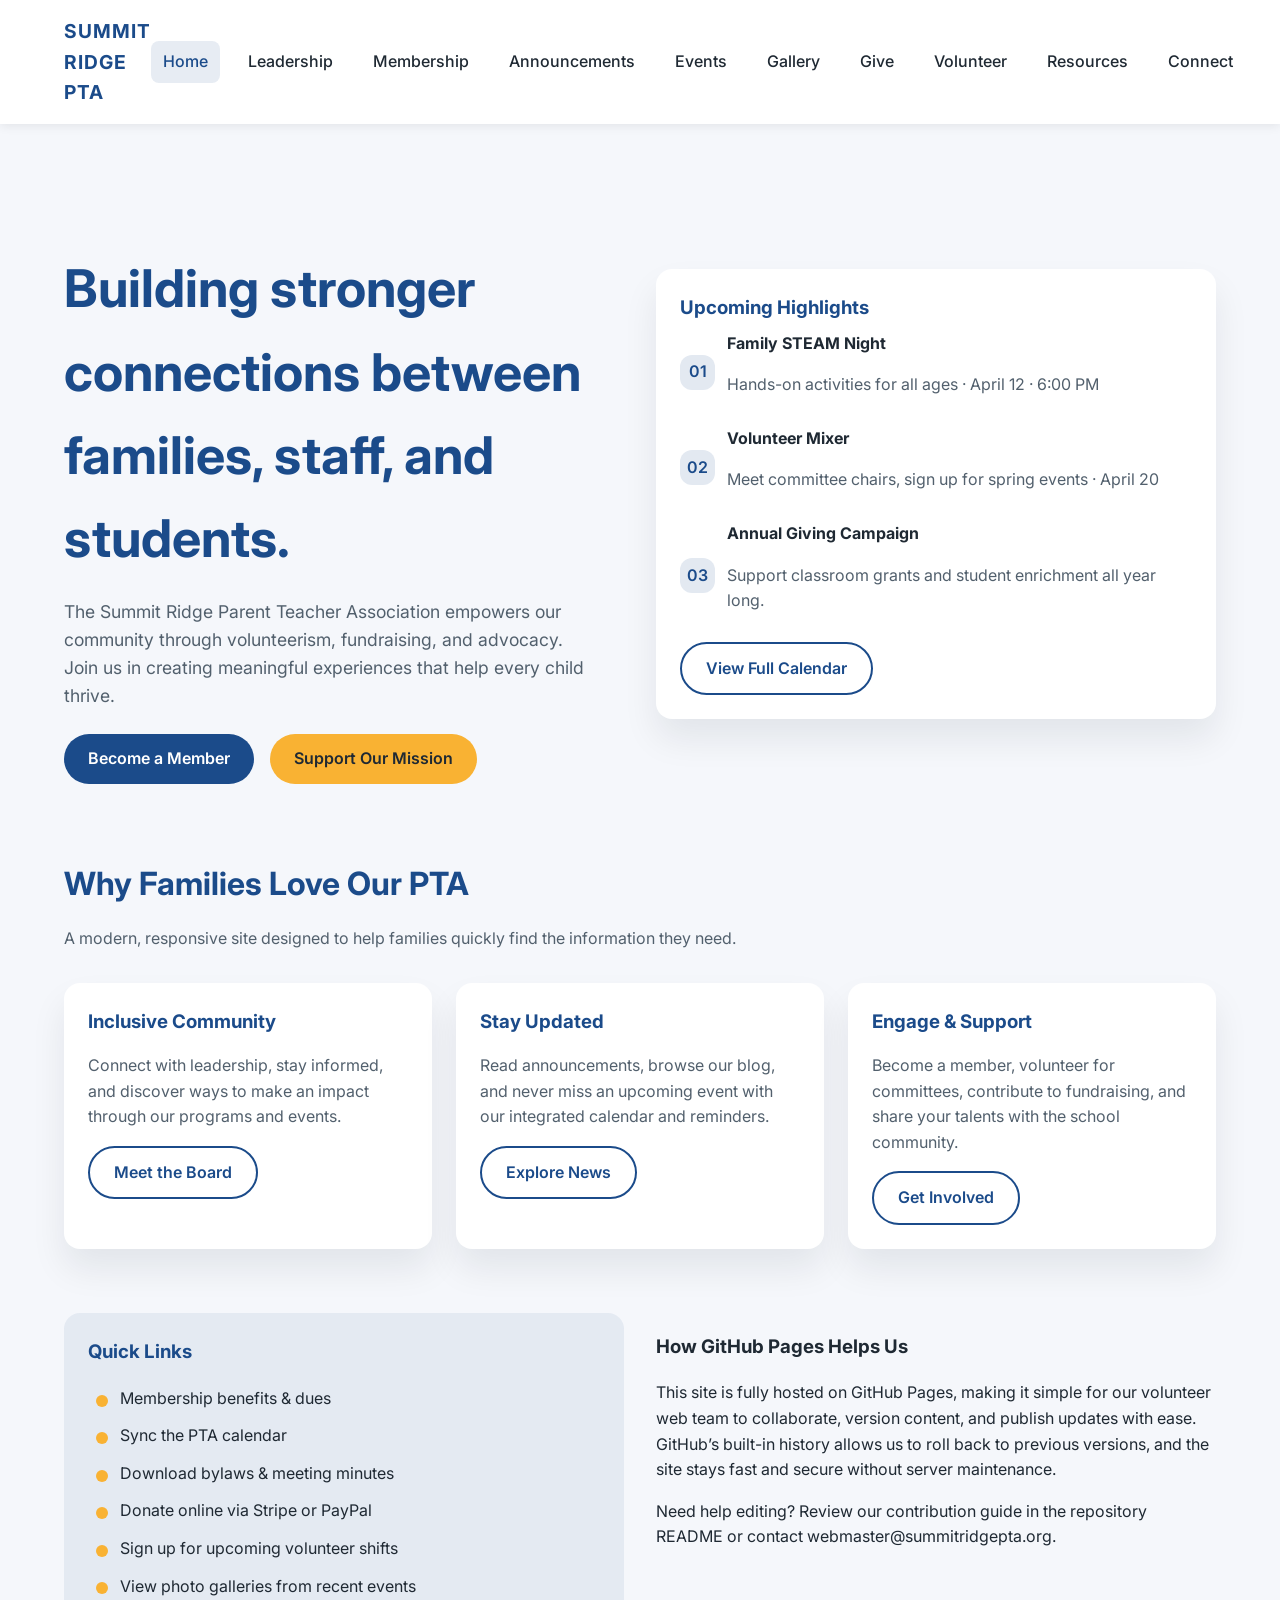
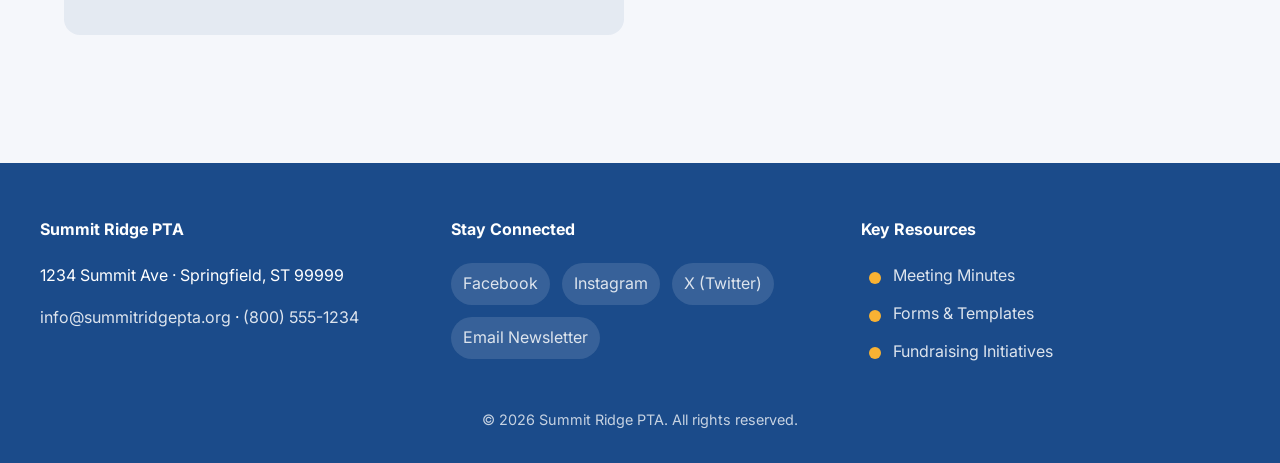
<file: index.html>
<!DOCTYPE html>
<html lang="en">
  <head>
    <meta charset="utf-8" />
    <meta name="viewport" content="width=device-width, initial-scale=1" />
    <title>Summit Ridge PTA</title>
    <link rel="stylesheet" href="assets/main.css" />
    <link rel="preconnect" href="https://fonts.googleapis.com" />
    <link rel="preconnect" href="https://fonts.gstatic.com" crossorigin />
    <link
      href="https://fonts.googleapis.com/css2?family=Inter:wght@400;500;600;700&display=swap"
      rel="stylesheet"
    />
  </head>
  <body>
    <header>
      <nav>
        <a href="index.html" class="logo">Summit Ridge PTA</a>
        <button class="nav-toggle" aria-label="Toggle navigation" aria-expanded="false">
          &#9776;
        </button>
        <div class="nav-links">
          <a class="active" href="index.html">Home</a>
          <a href="leadership.html">Leadership</a>
          <a href="membership.html">Membership</a>
          <a href="news.html">Announcements</a>
          <a href="events.html">Events</a>
          <a href="gallery.html">Gallery</a>
          <a href="donate.html">Give</a>
          <a href="volunteer.html">Volunteer</a>
          <a href="documents.html">Resources</a>
          <a href="social.html">Connect</a>
        </div>
      </nav>
    </header>
    <main>
      <section class="hero">
        <div class="hero-content">
          <h1>Building stronger connections between families, staff, and students.</h1>
          <p>
            The Summit Ridge Parent Teacher Association empowers our community through
            volunteerism, fundraising, and advocacy. Join us in creating meaningful
            experiences that help every child thrive.
          </p>
          <div class="cta-group">
            <a class="btn" href="membership.html">Become a Member</a>
            <a class="btn secondary" href="donate.html">Support Our Mission</a>
          </div>
        </div>
        <div class="card">
          <h3>Upcoming Highlights</h3>
          <div class="icon-bullet">
            <span>01</span>
            <div>
              <strong>Family STEAM Night</strong>
              <p>Hands-on activities for all ages · April 12 · 6:00 PM</p>
            </div>
          </div>
          <div class="icon-bullet">
            <span>02</span>
            <div>
              <strong>Volunteer Mixer</strong>
              <p>Meet committee chairs, sign up for spring events · April 20</p>
            </div>
          </div>
          <div class="icon-bullet">
            <span>03</span>
            <div>
              <strong>Annual Giving Campaign</strong>
              <p>Support classroom grants and student enrichment all year long.</p>
            </div>
          </div>
          <a class="btn outline" href="events.html">View Full Calendar</a>
        </div>
      </section>

      <section class="section">
        <h2 class="section-title">Why Families Love Our PTA</h2>
        <p class="section-subtitle">
          A modern, responsive site designed to help families quickly find the information
          they need.
        </p>
        <div class="grid cards">
          <article class="card">
            <h3>Inclusive Community</h3>
            <p>
              Connect with leadership, stay informed, and discover ways to make an impact
              through our programs and events.
            </p>
            <a class="btn outline" href="leadership.html">Meet the Board</a>
          </article>
          <article class="card">
            <h3>Stay Updated</h3>
            <p>
              Read announcements, browse our blog, and never miss an upcoming event with our
              integrated calendar and reminders.
            </p>
            <a class="btn outline" href="news.html">Explore News</a>
          </article>
          <article class="card">
            <h3>Engage &amp; Support</h3>
            <p>
              Become a member, volunteer for committees, contribute to fundraising, and share
              your talents with the school community.
            </p>
            <a class="btn outline" href="volunteer.html">Get Involved</a>
          </article>
        </div>
      </section>

      <section class="section two-column">
        <div class="callout">
          <h3>Quick Links</h3>
          <ul class="feature-list">
            <li><a href="membership.html">Membership benefits &amp; dues</a></li>
            <li><a href="events.html#calendar">Sync the PTA calendar</a></li>
            <li><a href="documents.html">Download bylaws &amp; meeting minutes</a></li>
            <li><a href="donate.html#payment-options">Donate online via Stripe or PayPal</a></li>
            <li><a href="volunteer.html#signup">Sign up for upcoming volunteer shifts</a></li>
            <li><a href="gallery.html">View photo galleries from recent events</a></li>
          </ul>
        </div>
        <div>
          <h3>How GitHub Pages Helps Us</h3>
          <p>
            This site is fully hosted on GitHub Pages, making it simple for our volunteer web
            team to collaborate, version content, and publish updates with ease. GitHub’s
            built-in history allows us to roll back to previous versions, and the site stays
            fast and secure without server maintenance.
          </p>
          <p>
            Need help editing? Review our contribution guide in the repository README or
            contact <a href="mailto:webmaster@summitridgepta.org">webmaster@summitridgepta.org</a>.
          </p>
        </div>
      </section>
    </main>

    <footer>
      <div class="footer-content">
        <div>
          <h4>Summit Ridge PTA</h4>
          <p>1234 Summit Ave · Springfield, ST 99999</p>
          <p>
            <a href="mailto:info@summitridgepta.org">info@summitridgepta.org</a> ·
            <a href="tel:18005551234">(800) 555-1234</a>
          </p>
        </div>
        <div>
          <h4>Stay Connected</h4>
          <div class="social-links">
            <a href="https://facebook.com" target="_blank" rel="noopener">Facebook</a>
            <a href="https://instagram.com" target="_blank" rel="noopener">Instagram</a>
            <a href="https://twitter.com" target="_blank" rel="noopener">X (Twitter)</a>
            <a href="social.html#newsletter">Email Newsletter</a>
          </div>
        </div>
        <div>
          <h4>Key Resources</h4>
          <ul class="feature-list">
            <li><a href="documents.html#minutes">Meeting Minutes</a></li>
            <li><a href="documents.html#forms">Forms &amp; Templates</a></li>
            <li><a href="donate.html">Fundraising Initiatives</a></li>
          </ul>
        </div>
      </div>
      <p class="footer-bottom">© <span id="year"></span> Summit Ridge PTA. All rights reserved.</p>
    </footer>

    <script src="assets/js/main.js"></script>
    <script>
      document.getElementById('year').textContent = new Date().getFullYear();
    </script>
  </body>
</html>
</file>
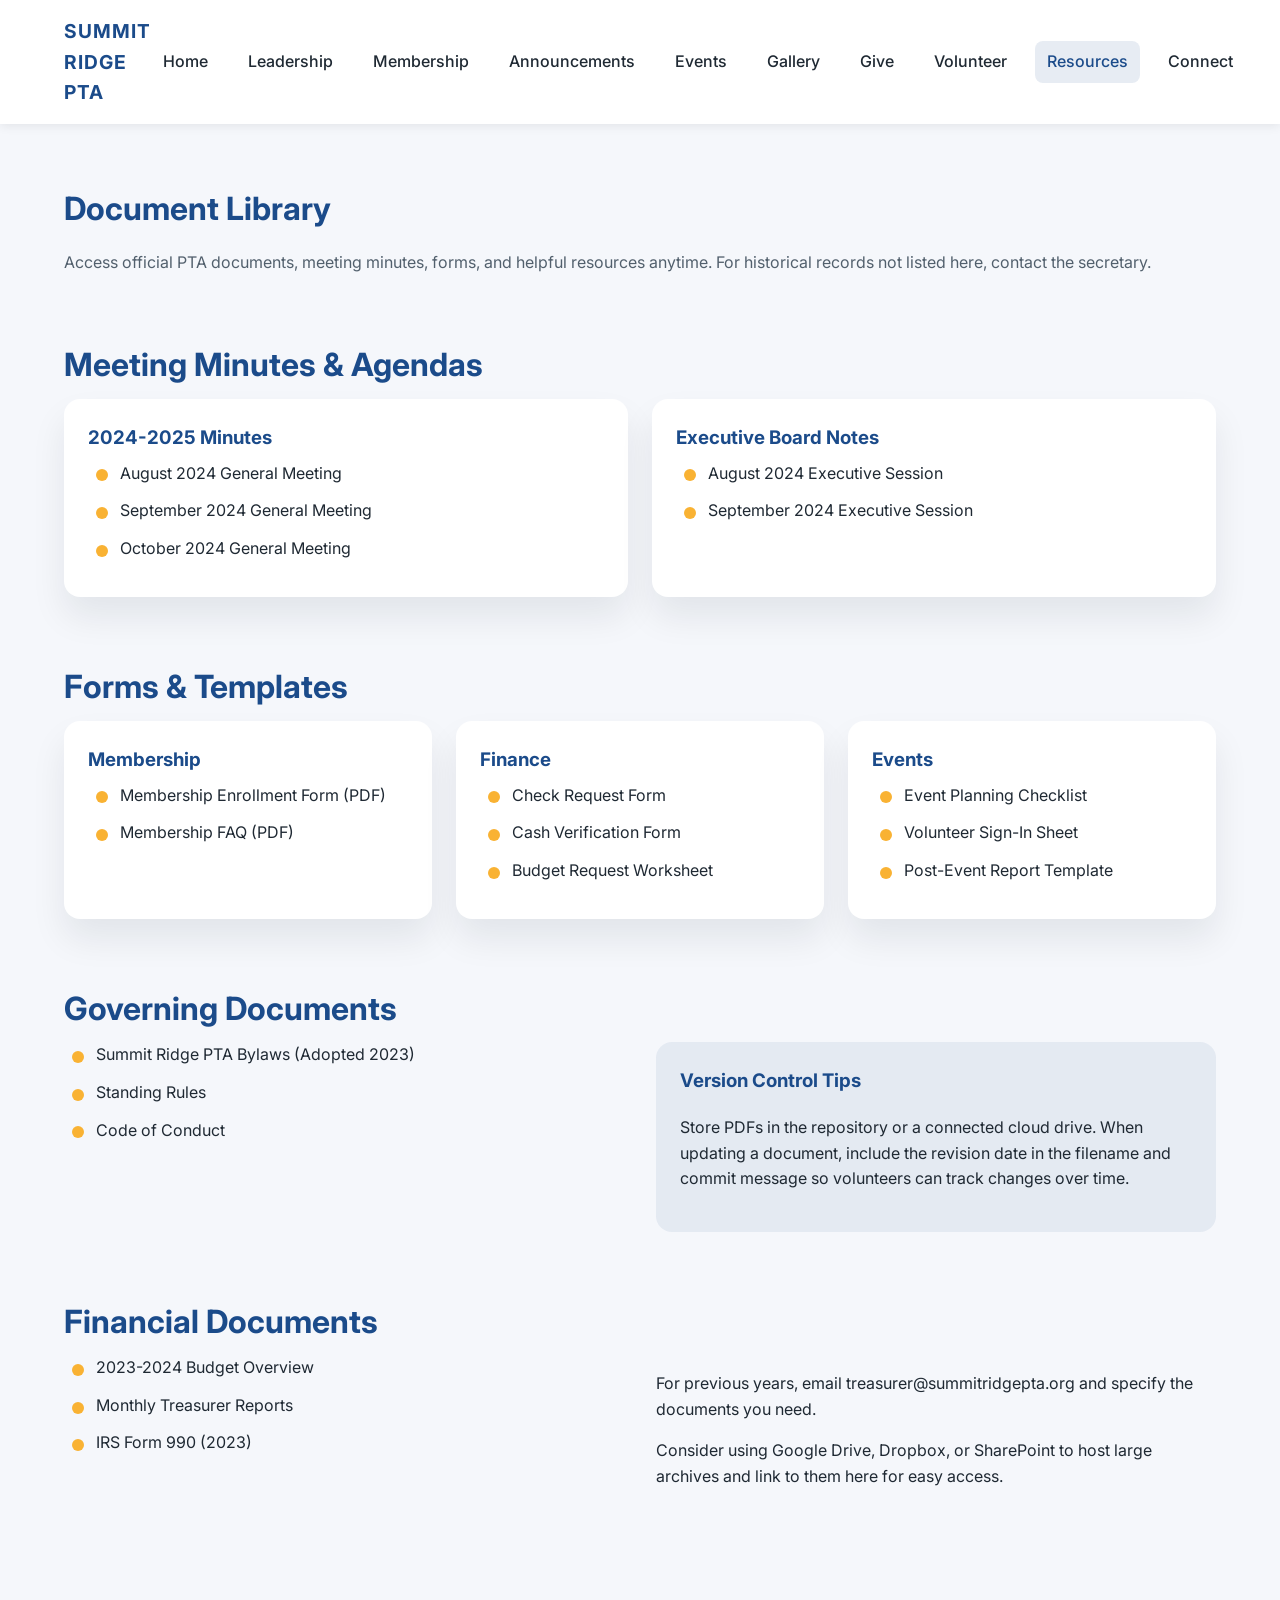
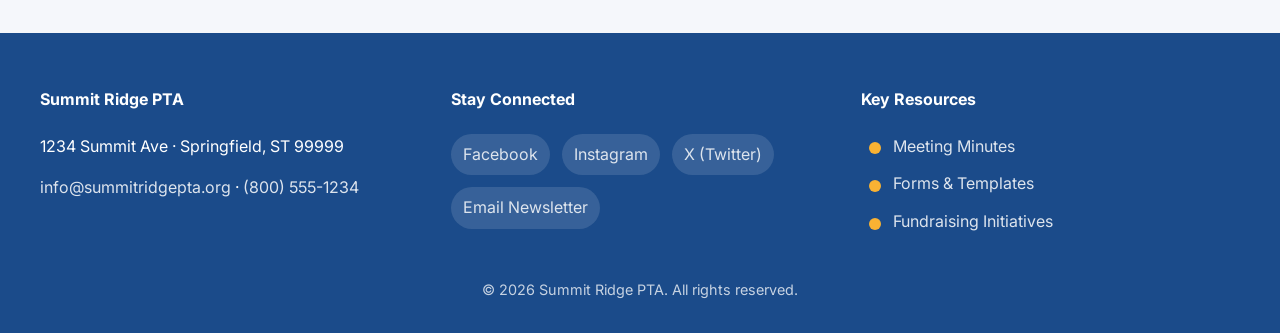
<file: documents.html>
<!DOCTYPE html>
<html lang="en">
  <head>
    <meta charset="utf-8" />
    <meta name="viewport" content="width=device-width, initial-scale=1" />
    <title>Document Library | Summit Ridge PTA</title>
    <link rel="stylesheet" href="assets/main.css" />
    <link rel="preconnect" href="https://fonts.googleapis.com" />
    <link rel="preconnect" href="https://fonts.gstatic.com" crossorigin />
    <link
      href="https://fonts.googleapis.com/css2?family=Inter:wght@400;500;600;700&display=swap"
      rel="stylesheet"
    />
  </head>
  <body>
    <header>
      <nav>
        <a href="index.html" class="logo">Summit Ridge PTA</a>
        <button class="nav-toggle" aria-label="Toggle navigation" aria-expanded="false">
          &#9776;
        </button>
        <div class="nav-links">
          <a href="index.html">Home</a>
          <a href="leadership.html">Leadership</a>
          <a href="membership.html">Membership</a>
          <a href="news.html">Announcements</a>
          <a href="events.html">Events</a>
          <a href="gallery.html">Gallery</a>
          <a href="donate.html">Give</a>
          <a href="volunteer.html">Volunteer</a>
          <a class="active" href="documents.html">Resources</a>
          <a href="social.html">Connect</a>
        </div>
      </nav>
    </header>
    <main>
      <section class="section">
        <h1 class="section-title">Document Library</h1>
        <p class="section-subtitle">
          Access official PTA documents, meeting minutes, forms, and helpful resources anytime. For
          historical records not listed here, contact the secretary.
        </p>
      </section>

      <section class="section" id="minutes">
        <h2 class="section-title">Meeting Minutes &amp; Agendas</h2>
        <div class="grid cards">
          <article class="card">
            <h3>2024-2025 Minutes</h3>
            <ul class="feature-list">
              <li><a href="#">August 2024 General Meeting</a></li>
              <li><a href="#">September 2024 General Meeting</a></li>
              <li><a href="#">October 2024 General Meeting</a></li>
            </ul>
          </article>
          <article class="card">
            <h3>Executive Board Notes</h3>
            <ul class="feature-list">
              <li><a href="#">August 2024 Executive Session</a></li>
              <li><a href="#">September 2024 Executive Session</a></li>
            </ul>
          </article>
        </div>
      </section>

      <section class="section" id="forms">
        <h2 class="section-title">Forms &amp; Templates</h2>
        <div class="grid cards">
          <article class="card">
            <h3>Membership</h3>
            <ul class="feature-list">
              <li><a href="#">Membership Enrollment Form (PDF)</a></li>
              <li><a href="#">Membership FAQ (PDF)</a></li>
            </ul>
          </article>
          <article class="card">
            <h3>Finance</h3>
            <ul class="feature-list">
              <li><a href="#">Check Request Form</a></li>
              <li><a href="#">Cash Verification Form</a></li>
              <li><a href="#">Budget Request Worksheet</a></li>
            </ul>
          </article>
          <article class="card">
            <h3>Events</h3>
            <ul class="feature-list">
              <li><a href="#">Event Planning Checklist</a></li>
              <li><a href="#">Volunteer Sign-In Sheet</a></li>
              <li><a href="#">Post-Event Report Template</a></li>
            </ul>
          </article>
        </div>
      </section>

      <section class="section" id="bylaws">
        <h2 class="section-title">Governing Documents</h2>
        <div class="two-column">
          <div>
            <ul class="feature-list">
              <li><a href="#">Summit Ridge PTA Bylaws (Adopted 2023)</a></li>
              <li><a href="#">Standing Rules</a></li>
              <li><a href="#">Code of Conduct</a></li>
            </ul>
          </div>
          <div class="callout">
            <h3>Version Control Tips</h3>
            <p>
              Store PDFs in the repository or a connected cloud drive. When updating a document,
              include the revision date in the filename and commit message so volunteers can track
              changes over time.
            </p>
          </div>
        </div>
      </section>

      <section class="section" id="finance">
        <h2 class="section-title">Financial Documents</h2>
        <div class="two-column">
          <div>
            <ul class="feature-list">
              <li><a href="#">2023-2024 Budget Overview</a></li>
              <li><a href="#">Monthly Treasurer Reports</a></li>
              <li><a href="#">IRS Form 990 (2023)</a></li>
            </ul>
          </div>
          <div>
            <p>
              For previous years, email <a href="mailto:treasurer@summitridgepta.org">treasurer@summitridgepta.org</a> and specify the documents you need.
            </p>
            <p>
              Consider using Google Drive, Dropbox, or SharePoint to host large archives and link to
              them here for easy access.
            </p>
          </div>
        </div>
      </section>
    </main>

    <footer>
      <div class="footer-content">
        <div>
          <h4>Summit Ridge PTA</h4>
          <p>1234 Summit Ave · Springfield, ST 99999</p>
          <p>
            <a href="mailto:info@summitridgepta.org">info@summitridgepta.org</a> ·
            <a href="tel:18005551234">(800) 555-1234</a>
          </p>
        </div>
        <div>
          <h4>Stay Connected</h4>
          <div class="social-links">
            <a href="https://facebook.com" target="_blank" rel="noopener">Facebook</a>
            <a href="https://instagram.com" target="_blank" rel="noopener">Instagram</a>
            <a href="https://twitter.com" target="_blank" rel="noopener">X (Twitter)</a>
            <a href="social.html#newsletter">Email Newsletter</a>
          </div>
        </div>
        <div>
          <h4>Key Resources</h4>
          <ul class="feature-list">
            <li><a href="documents.html#minutes">Meeting Minutes</a></li>
            <li><a href="documents.html#forms">Forms &amp; Templates</a></li>
            <li><a href="donate.html">Fundraising Initiatives</a></li>
          </ul>
        </div>
      </div>
      <p class="footer-bottom">© <span id="year"></span> Summit Ridge PTA. All rights reserved.</p>
    </footer>

    <script src="assets/js/main.js"></script>
    <script>
      document.getElementById('year').textContent = new Date().getFullYear();
    </script>
  </body>
</html>
</file>
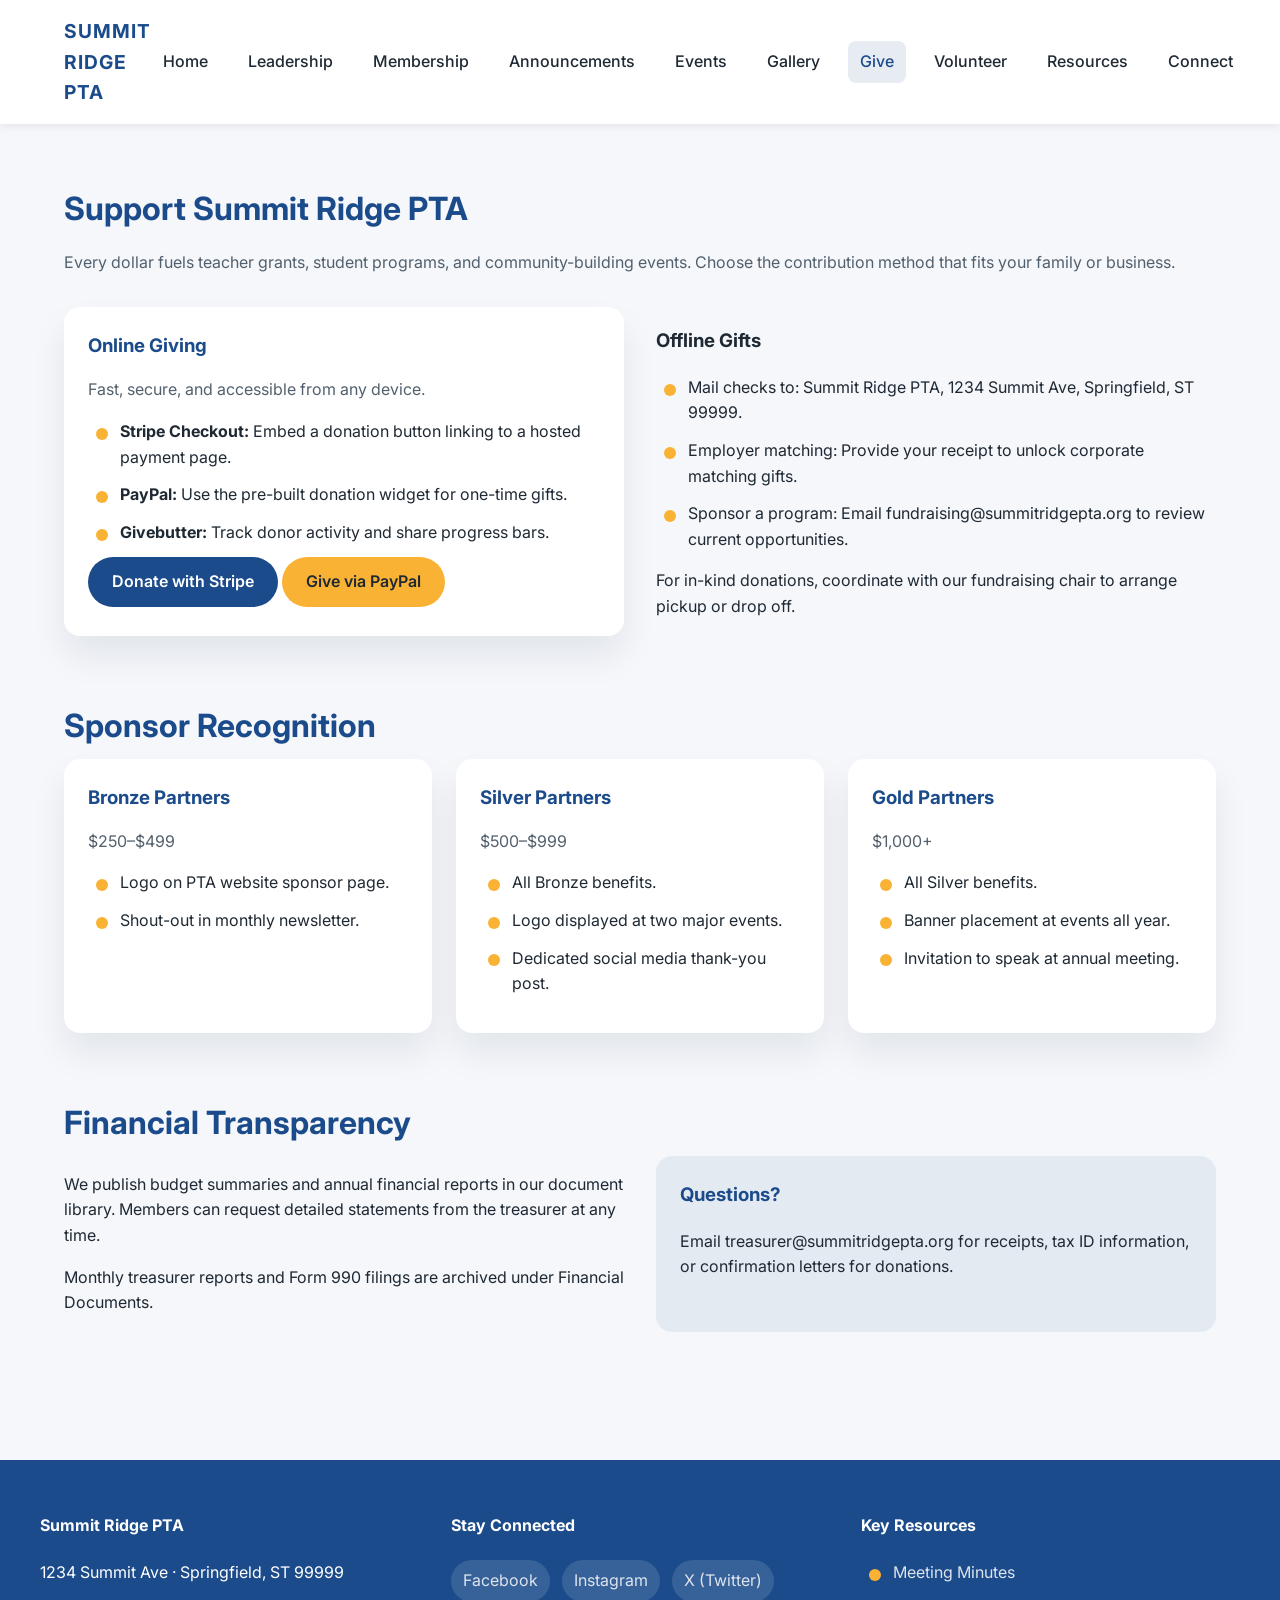
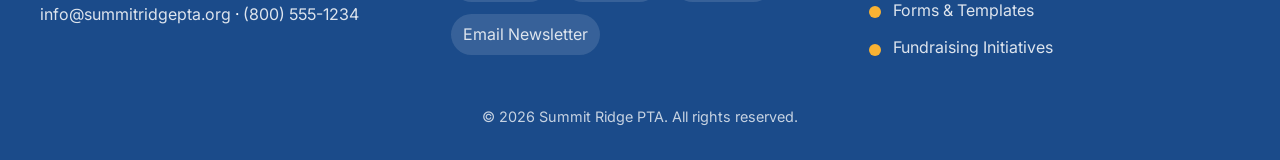
<file: donate.html>
<!DOCTYPE html>
<html lang="en">
  <head>
    <meta charset="utf-8" />
    <meta name="viewport" content="width=device-width, initial-scale=1" />
    <title>Give &amp; Sponsor | Summit Ridge PTA</title>
    <link rel="stylesheet" href="assets/main.css" />
    <link rel="preconnect" href="https://fonts.googleapis.com" />
    <link rel="preconnect" href="https://fonts.gstatic.com" crossorigin />
    <link
      href="https://fonts.googleapis.com/css2?family=Inter:wght@400;500;600;700&display=swap"
      rel="stylesheet"
    />
  </head>
  <body>
    <header>
      <nav>
        <a href="index.html" class="logo">Summit Ridge PTA</a>
        <button class="nav-toggle" aria-label="Toggle navigation" aria-expanded="false">
          &#9776;
        </button>
        <div class="nav-links">
          <a href="index.html">Home</a>
          <a href="leadership.html">Leadership</a>
          <a href="membership.html">Membership</a>
          <a href="news.html">Announcements</a>
          <a href="events.html">Events</a>
          <a href="gallery.html">Gallery</a>
          <a class="active" href="donate.html">Give</a>
          <a href="volunteer.html">Volunteer</a>
          <a href="documents.html">Resources</a>
          <a href="social.html">Connect</a>
        </div>
      </nav>
    </header>
    <main>
      <section class="section">
        <h1 class="section-title">Support Summit Ridge PTA</h1>
        <p class="section-subtitle">
          Every dollar fuels teacher grants, student programs, and community-building events. Choose
          the contribution method that fits your family or business.
        </p>

        <div class="two-column" id="payment-options">
          <div class="card">
            <h3>Online Giving</h3>
            <p>Fast, secure, and accessible from any device.</p>
            <ul class="feature-list">
              <li>
                <strong>Stripe Checkout:</strong> Embed a donation button linking to a hosted
                payment page.
              </li>
              <li><strong>PayPal:</strong> Use the pre-built donation widget for one-time gifts.</li>
              <li><strong>Givebutter:</strong> Track donor activity and share progress bars.</li>
            </ul>
            <a class="btn" href="https://donate.stripe.com/example" target="_blank" rel="noopener"
              >Donate with Stripe</a
            >
            <a class="btn secondary" href="https://paypal.me/examplepta" target="_blank" rel="noopener"
              >Give via PayPal</a
            >
          </div>
          <div>
            <h3>Offline Gifts</h3>
            <ul class="feature-list">
              <li>Mail checks to: Summit Ridge PTA, 1234 Summit Ave, Springfield, ST 99999.</li>
              <li>
                Employer matching: Provide your receipt to unlock corporate matching gifts.
              </li>
              <li>
                Sponsor a program: Email
                <a href="mailto:fundraising@summitridgepta.org">fundraising@summitridgepta.org</a>
                to review current opportunities.
              </li>
            </ul>
            <p>
              For in-kind donations, coordinate with our fundraising chair to arrange pickup or drop
              off.
            </p>
          </div>
        </div>
      </section>

      <section class="section">
        <h2 class="section-title">Sponsor Recognition</h2>
        <div class="grid cards">
          <article class="card">
            <h3>Bronze Partners</h3>
            <p>$250–$499</p>
            <ul class="feature-list">
              <li>Logo on PTA website sponsor page.</li>
              <li>Shout-out in monthly newsletter.</li>
            </ul>
          </article>
          <article class="card">
            <h3>Silver Partners</h3>
            <p>$500–$999</p>
            <ul class="feature-list">
              <li>All Bronze benefits.</li>
              <li>Logo displayed at two major events.</li>
              <li>Dedicated social media thank-you post.</li>
            </ul>
          </article>
          <article class="card">
            <h3>Gold Partners</h3>
            <p>$1,000+</p>
            <ul class="feature-list">
              <li>All Silver benefits.</li>
              <li>Banner placement at events all year.</li>
              <li>Invitation to speak at annual meeting.</li>
            </ul>
          </article>
        </div>
      </section>

      <section class="section">
        <h2 class="section-title">Financial Transparency</h2>
        <div class="two-column">
          <div>
            <p>
              We publish budget summaries and annual financial reports in our document library.
              Members can request detailed statements from the treasurer at any time.
            </p>
            <p>
              Monthly treasurer reports and Form 990 filings are archived under
              <a href="documents.html#finance">Financial Documents</a>.
            </p>
          </div>
          <div class="callout">
            <h3>Questions?</h3>
            <p>
              Email <a href="mailto:treasurer@summitridgepta.org">treasurer@summitridgepta.org</a>
              for receipts, tax ID information, or confirmation letters for donations.
            </p>
          </div>
        </div>
      </section>
    </main>

    <footer>
      <div class="footer-content">
        <div>
          <h4>Summit Ridge PTA</h4>
          <p>1234 Summit Ave · Springfield, ST 99999</p>
          <p>
            <a href="mailto:info@summitridgepta.org">info@summitridgepta.org</a> ·
            <a href="tel:18005551234">(800) 555-1234</a>
          </p>
        </div>
        <div>
          <h4>Stay Connected</h4>
          <div class="social-links">
            <a href="https://facebook.com" target="_blank" rel="noopener">Facebook</a>
            <a href="https://instagram.com" target="_blank" rel="noopener">Instagram</a>
            <a href="https://twitter.com" target="_blank" rel="noopener">X (Twitter)</a>
            <a href="social.html#newsletter">Email Newsletter</a>
          </div>
        </div>
        <div>
          <h4>Key Resources</h4>
          <ul class="feature-list">
            <li><a href="documents.html#minutes">Meeting Minutes</a></li>
            <li><a href="documents.html#forms">Forms &amp; Templates</a></li>
            <li><a href="donate.html">Fundraising Initiatives</a></li>
          </ul>
        </div>
      </div>
      <p class="footer-bottom">© <span id="year"></span> Summit Ridge PTA. All rights reserved.</p>
    </footer>

    <script src="assets/js/main.js"></script>
    <script>
      document.getElementById('year').textContent = new Date().getFullYear();
    </script>
  </body>
</html>
</file>
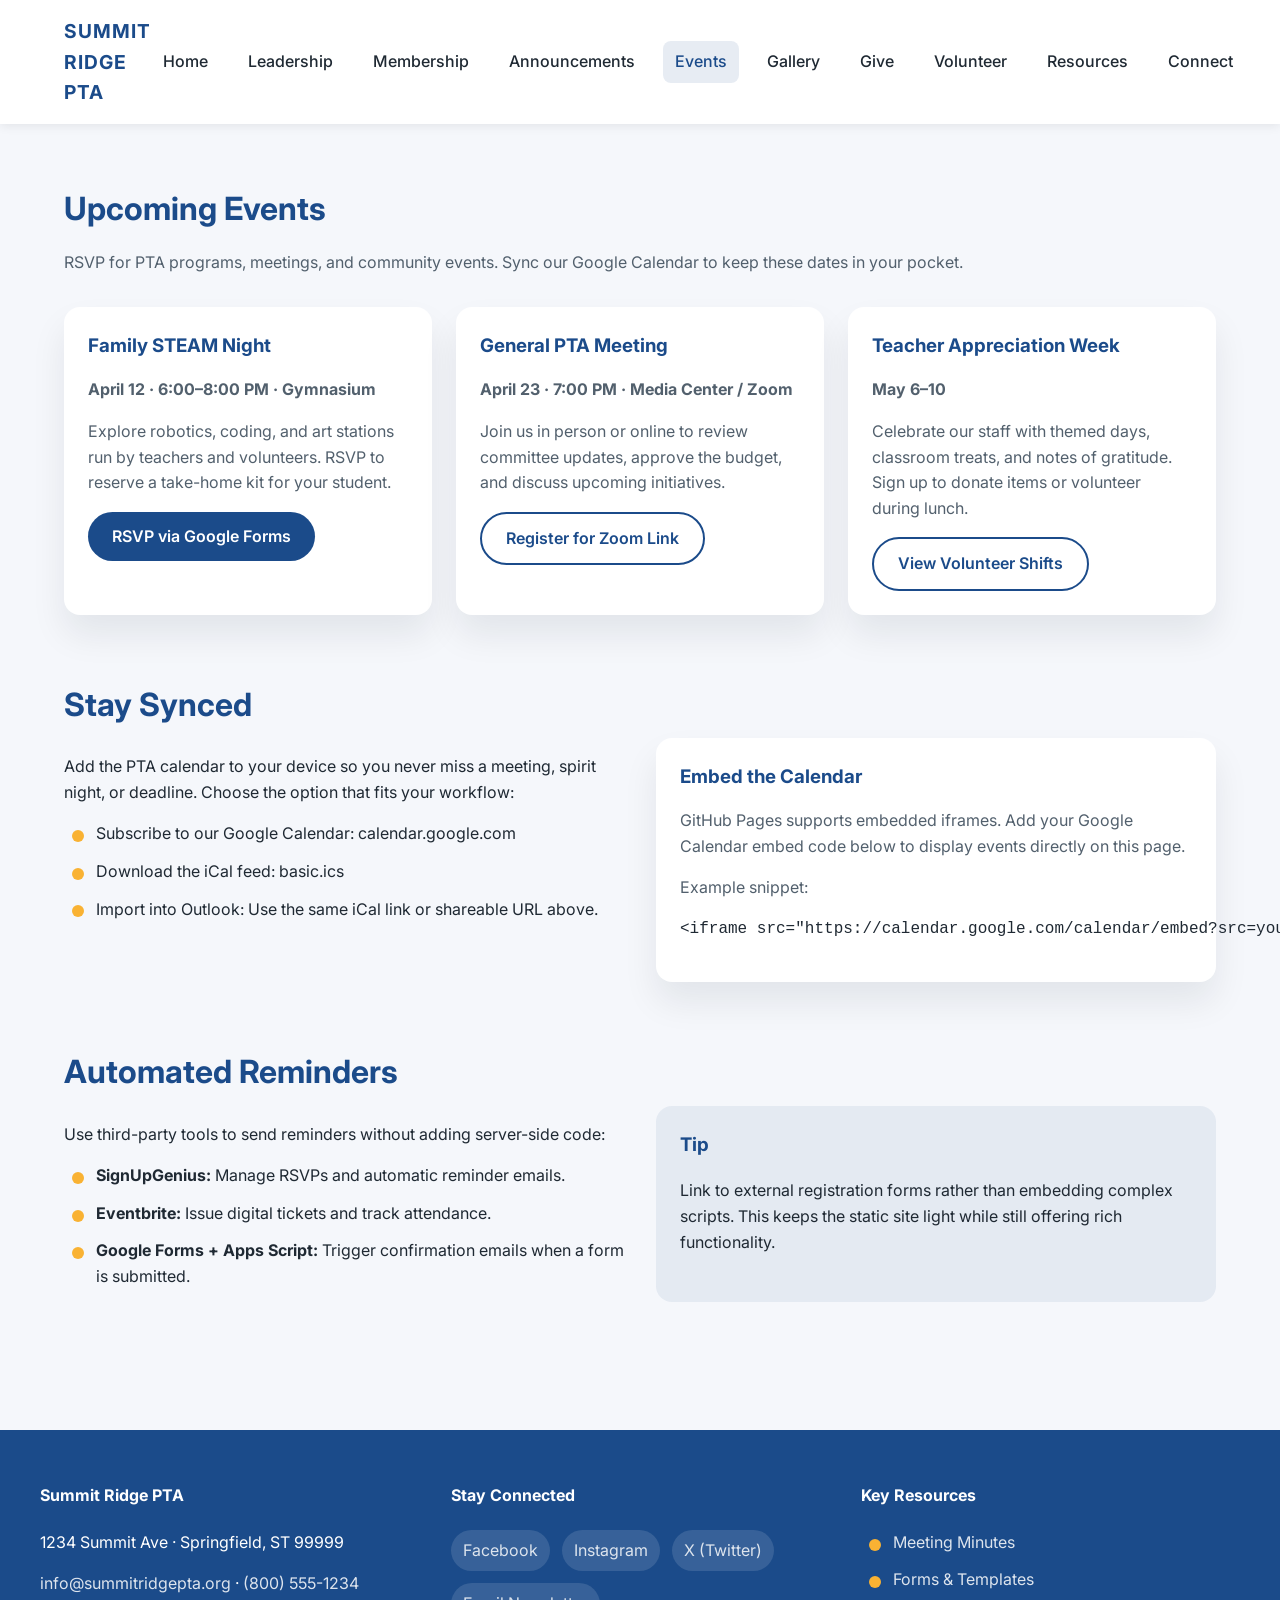
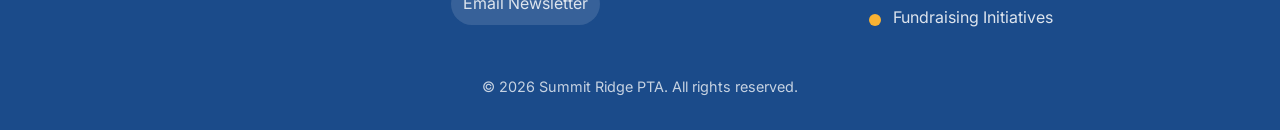
<file: events.html>
<!DOCTYPE html>
<html lang="en">
  <head>
    <meta charset="utf-8" />
    <meta name="viewport" content="width=device-width, initial-scale=1" />
    <title>Events &amp; Calendar | Summit Ridge PTA</title>
    <link rel="stylesheet" href="assets/main.css" />
    <link rel="preconnect" href="https://fonts.googleapis.com" />
    <link rel="preconnect" href="https://fonts.gstatic.com" crossorigin />
    <link
      href="https://fonts.googleapis.com/css2?family=Inter:wght@400;500;600;700&display=swap"
      rel="stylesheet"
    />
  </head>
  <body>
    <header>
      <nav>
        <a href="index.html" class="logo">Summit Ridge PTA</a>
        <button class="nav-toggle" aria-label="Toggle navigation" aria-expanded="false">
          &#9776;
        </button>
        <div class="nav-links">
          <a href="index.html">Home</a>
          <a href="leadership.html">Leadership</a>
          <a href="membership.html">Membership</a>
          <a href="news.html">Announcements</a>
          <a class="active" href="events.html">Events</a>
          <a href="gallery.html">Gallery</a>
          <a href="donate.html">Give</a>
          <a href="volunteer.html">Volunteer</a>
          <a href="documents.html">Resources</a>
          <a href="social.html">Connect</a>
        </div>
      </nav>
    </header>
    <main>
      <section class="section">
        <h1 class="section-title">Upcoming Events</h1>
        <p class="section-subtitle">
          RSVP for PTA programs, meetings, and community events. Sync our Google Calendar to keep
          these dates in your pocket.
        </p>

        <div class="grid cards">
          <article class="card">
            <h3>Family STEAM Night</h3>
            <p><strong>April 12 · 6:00–8:00 PM · Gymnasium</strong></p>
            <p>
              Explore robotics, coding, and art stations run by teachers and volunteers. RSVP to
              reserve a take-home kit for your student.
            </p>
            <a
              class="btn"
              href="https://forms.gle/steam-night-rsvp"
              target="_blank"
              rel="noopener"
              >RSVP via Google Forms</a
            >
          </article>
          <article class="card">
            <h3>General PTA Meeting</h3>
            <p><strong>April 23 · 7:00 PM · Media Center / Zoom</strong></p>
            <p>
              Join us in person or online to review committee updates, approve the budget, and
              discuss upcoming initiatives.
            </p>
            <a
              class="btn outline"
              href="https://zoom.us/meeting/register/example"
              target="_blank"
              rel="noopener"
              >Register for Zoom Link</a
            >
          </article>
          <article class="card">
            <h3>Teacher Appreciation Week</h3>
            <p><strong>May 6–10</strong></p>
            <p>
              Celebrate our staff with themed days, classroom treats, and notes of gratitude. Sign
              up to donate items or volunteer during lunch.
            </p>
            <a class="btn outline" href="volunteer.html#signup">View Volunteer Shifts</a>
          </article>
        </div>
      </section>

      <section class="section" id="calendar">
        <h2 class="section-title">Stay Synced</h2>
        <div class="two-column">
          <div>
            <p>
              Add the PTA calendar to your device so you never miss a meeting, spirit night, or
              deadline. Choose the option that fits your workflow:
            </p>
            <ul class="feature-list">
              <li>
                Subscribe to our Google Calendar: <a href="https://calendar.google.com" target="_blank" rel="noopener">calendar.google.com</a>
              </li>
              <li>
                Download the iCal feed: <a href="https://calendar.google.com/calendar/ical/example/basic.ics" target="_blank" rel="noopener">basic.ics</a>
              </li>
              <li>
                Import into Outlook: Use the same iCal link or shareable URL above.
              </li>
            </ul>
          </div>
          <div class="card">
            <h3>Embed the Calendar</h3>
            <p>
              GitHub Pages supports embedded iframes. Add your Google Calendar embed code below to
              display events directly on this page.
            </p>
            <p>
              Example snippet:
            </p>
            <pre><code>&lt;iframe src="https://calendar.google.com/calendar/embed?src=yourcalendar@group.calendar.google.com" style="border:0" width="100%" height="600" frameborder="0" scrolling="no"&gt;&lt;/iframe&gt;</code></pre>
          </div>
        </div>
      </section>

      <section class="section">
        <h2 class="section-title">Automated Reminders</h2>
        <div class="two-column">
          <div>
            <p>
              Use third-party tools to send reminders without adding server-side code:
            </p>
            <ul class="feature-list">
              <li><strong>SignUpGenius:</strong> Manage RSVPs and automatic reminder emails.</li>
              <li><strong>Eventbrite:</strong> Issue digital tickets and track attendance.</li>
              <li><strong>Google Forms + Apps Script:</strong> Trigger confirmation emails when a form is submitted.</li>
            </ul>
          </div>
          <div class="callout">
            <h3>Tip</h3>
            <p>
              Link to external registration forms rather than embedding complex scripts. This keeps
              the static site light while still offering rich functionality.
            </p>
          </div>
        </div>
      </section>
    </main>

    <footer>
      <div class="footer-content">
        <div>
          <h4>Summit Ridge PTA</h4>
          <p>1234 Summit Ave · Springfield, ST 99999</p>
          <p>
            <a href="mailto:info@summitridgepta.org">info@summitridgepta.org</a> ·
            <a href="tel:18005551234">(800) 555-1234</a>
          </p>
        </div>
        <div>
          <h4>Stay Connected</h4>
          <div class="social-links">
            <a href="https://facebook.com" target="_blank" rel="noopener">Facebook</a>
            <a href="https://instagram.com" target="_blank" rel="noopener">Instagram</a>
            <a href="https://twitter.com" target="_blank" rel="noopener">X (Twitter)</a>
            <a href="social.html#newsletter">Email Newsletter</a>
          </div>
        </div>
        <div>
          <h4>Key Resources</h4>
          <ul class="feature-list">
            <li><a href="documents.html#minutes">Meeting Minutes</a></li>
            <li><a href="documents.html#forms">Forms &amp; Templates</a></li>
            <li><a href="donate.html">Fundraising Initiatives</a></li>
          </ul>
        </div>
      </div>
      <p class="footer-bottom">© <span id="year"></span> Summit Ridge PTA. All rights reserved.</p>
    </footer>

    <script src="assets/js/main.js"></script>
    <script>
      document.getElementById('year').textContent = new Date().getFullYear();
    </script>
  </body>
</html>
</file>
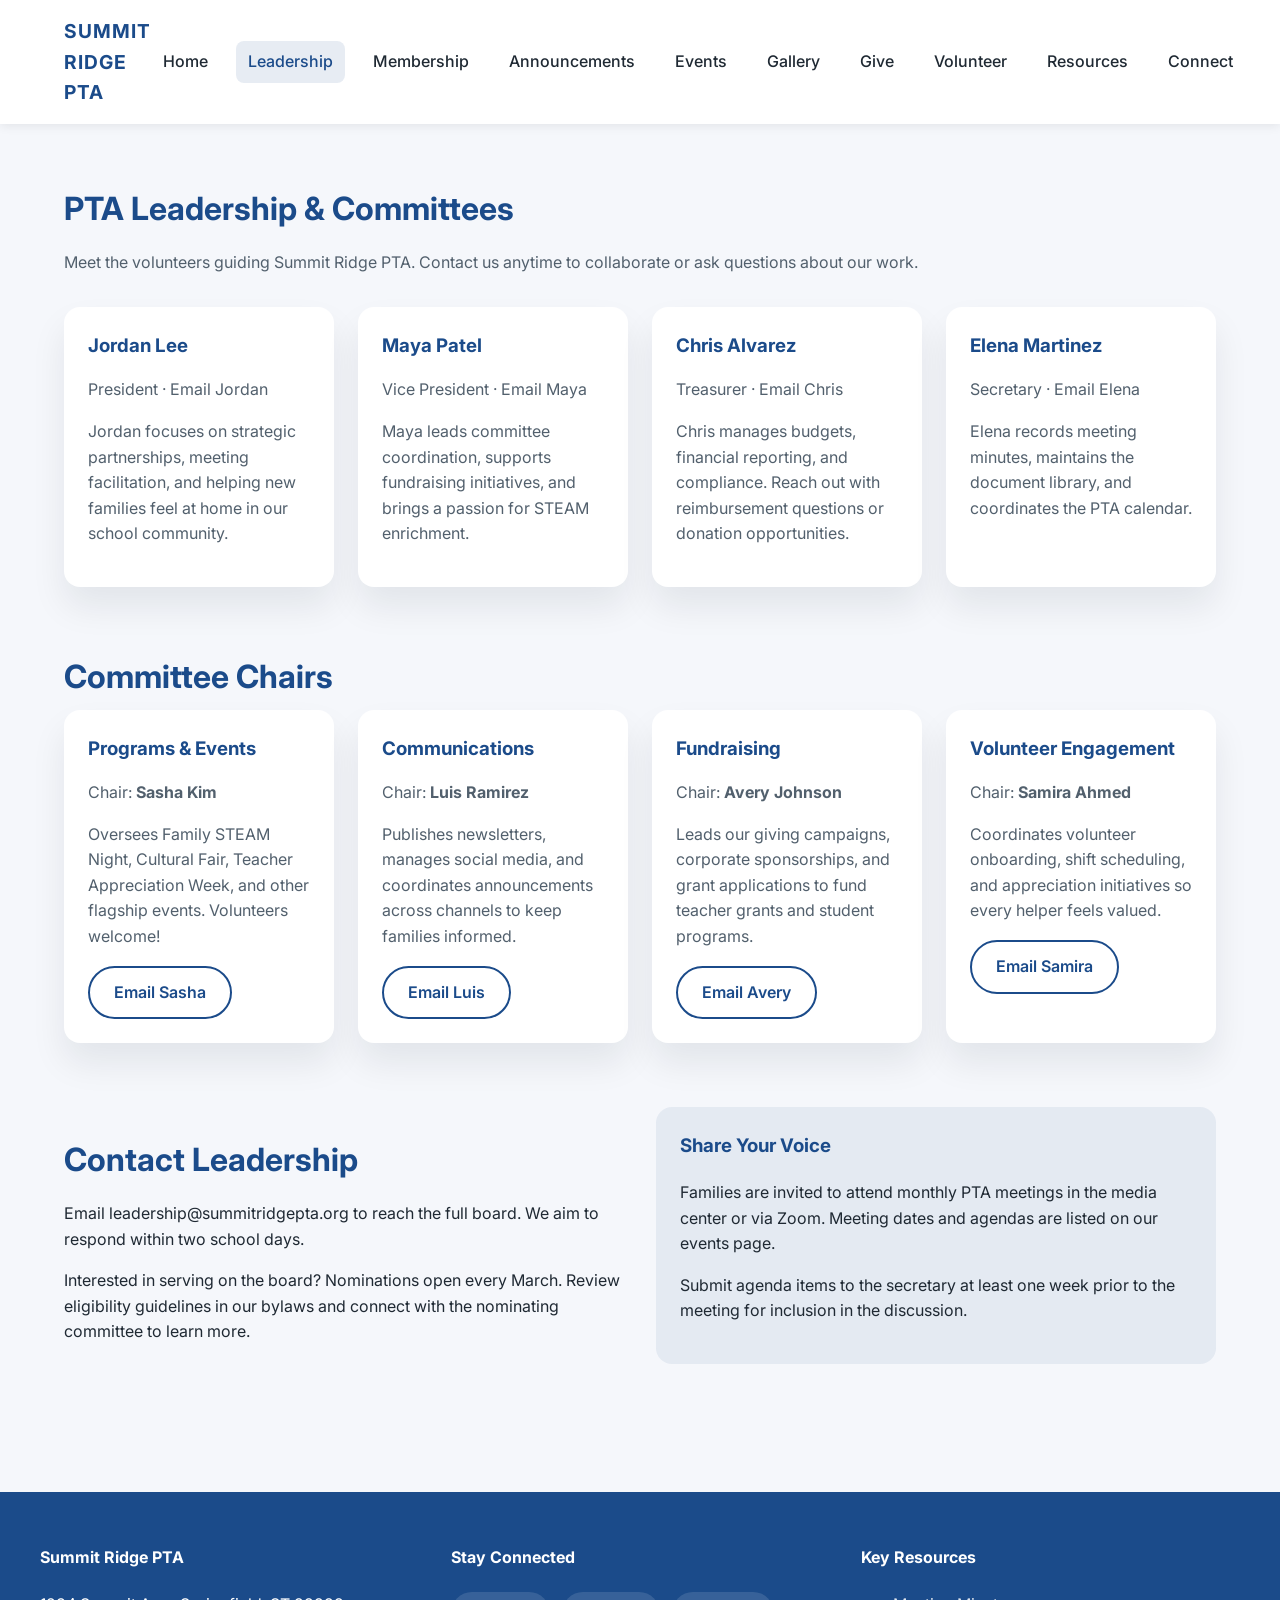
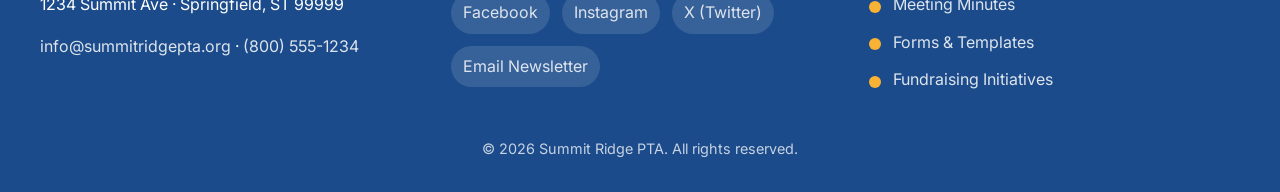
<file: leadership.html>
<!DOCTYPE html>
<html lang="en">
  <head>
    <meta charset="utf-8" />
    <meta name="viewport" content="width=device-width, initial-scale=1" />
    <title>Leadership | Summit Ridge PTA</title>
    <link rel="stylesheet" href="assets/main.css" />
    <link rel="preconnect" href="https://fonts.googleapis.com" />
    <link rel="preconnect" href="https://fonts.gstatic.com" crossorigin />
    <link
      href="https://fonts.googleapis.com/css2?family=Inter:wght@400;500;600;700&display=swap"
      rel="stylesheet"
    />
  </head>
  <body>
    <header>
      <nav>
        <a href="index.html" class="logo">Summit Ridge PTA</a>
        <button class="nav-toggle" aria-label="Toggle navigation" aria-expanded="false">
          &#9776;
        </button>
        <div class="nav-links">
          <a href="index.html">Home</a>
          <a class="active" href="leadership.html">Leadership</a>
          <a href="membership.html">Membership</a>
          <a href="news.html">Announcements</a>
          <a href="events.html">Events</a>
          <a href="gallery.html">Gallery</a>
          <a href="donate.html">Give</a>
          <a href="volunteer.html">Volunteer</a>
          <a href="documents.html">Resources</a>
          <a href="social.html">Connect</a>
        </div>
      </nav>
    </header>
    <main>
      <section class="section">
        <h1 class="section-title">PTA Leadership &amp; Committees</h1>
        <p class="section-subtitle">
          Meet the volunteers guiding Summit Ridge PTA. Contact us anytime to collaborate or
          ask questions about our work.
        </p>
        <div class="grid cards">
          <article class="card">
            <h3>Jordan Lee</h3>
            <p>President · <a href="mailto:jordan.lee@summitridgepta.org">Email Jordan</a></p>
            <p>
              Jordan focuses on strategic partnerships, meeting facilitation, and helping new
              families feel at home in our school community.
            </p>
          </article>
          <article class="card">
            <h3>Maya Patel</h3>
            <p>Vice President · <a href="mailto:maya.patel@summitridgepta.org">Email Maya</a></p>
            <p>
              Maya leads committee coordination, supports fundraising initiatives, and brings a
              passion for STEAM enrichment.
            </p>
          </article>
          <article class="card">
            <h3>Chris Alvarez</h3>
            <p>Treasurer · <a href="mailto:chris.alvarez@summitridgepta.org">Email Chris</a></p>
            <p>
              Chris manages budgets, financial reporting, and compliance. Reach out with
              reimbursement questions or donation opportunities.
            </p>
          </article>
          <article class="card">
            <h3>Elena Martinez</h3>
            <p>Secretary · <a href="mailto:elena.martinez@summitridgepta.org">Email Elena</a></p>
            <p>
              Elena records meeting minutes, maintains the document library, and coordinates the
              PTA calendar.
            </p>
          </article>
        </div>
      </section>

      <section class="section">
        <h2 class="section-title">Committee Chairs</h2>
        <div class="grid cards">
          <article class="card">
            <h3>Programs &amp; Events</h3>
            <p>Chair: <strong>Sasha Kim</strong></p>
            <p>
              Oversees Family STEAM Night, Cultural Fair, Teacher Appreciation Week, and other
              flagship events. Volunteers welcome!
            </p>
            <a class="btn outline" href="mailto:programs@summitridgepta.org">Email Sasha</a>
          </article>
          <article class="card">
            <h3>Communications</h3>
            <p>Chair: <strong>Luis Ramirez</strong></p>
            <p>
              Publishes newsletters, manages social media, and coordinates announcements across
              channels to keep families informed.
            </p>
            <a class="btn outline" href="mailto:communications@summitridgepta.org">Email Luis</a>
          </article>
          <article class="card">
            <h3>Fundraising</h3>
            <p>Chair: <strong>Avery Johnson</strong></p>
            <p>
              Leads our giving campaigns, corporate sponsorships, and grant applications to fund
              teacher grants and student programs.
            </p>
            <a class="btn outline" href="mailto:fundraising@summitridgepta.org">Email Avery</a>
          </article>
          <article class="card">
            <h3>Volunteer Engagement</h3>
            <p>Chair: <strong>Samira Ahmed</strong></p>
            <p>
              Coordinates volunteer onboarding, shift scheduling, and appreciation initiatives so
              every helper feels valued.
            </p>
            <a class="btn outline" href="mailto:volunteers@summitridgepta.org">Email Samira</a>
          </article>
        </div>
      </section>

      <section class="section two-column">
        <div>
          <h2 class="section-title">Contact Leadership</h2>
          <p>
            Email <a href="mailto:leadership@summitridgepta.org">leadership@summitridgepta.org</a>
            to reach the full board. We aim to respond within two school days.
          </p>
          <p>
            Interested in serving on the board? Nominations open every March. Review eligibility
            guidelines in our <a href="documents.html#bylaws">bylaws</a> and connect with the
            nominating committee to learn more.
          </p>
        </div>
        <div class="callout">
          <h3>Share Your Voice</h3>
          <p>
            Families are invited to attend monthly PTA meetings in the media center or via Zoom.
            Meeting dates and agendas are listed on our <a href="events.html">events page</a>.
          </p>
          <p>
            Submit agenda items to the secretary at least one week prior to the meeting for
            inclusion in the discussion.
          </p>
        </div>
      </section>
    </main>

    <footer>
      <div class="footer-content">
        <div>
          <h4>Summit Ridge PTA</h4>
          <p>1234 Summit Ave · Springfield, ST 99999</p>
          <p>
            <a href="mailto:info@summitridgepta.org">info@summitridgepta.org</a> ·
            <a href="tel:18005551234">(800) 555-1234</a>
          </p>
        </div>
        <div>
          <h4>Stay Connected</h4>
          <div class="social-links">
            <a href="https://facebook.com" target="_blank" rel="noopener">Facebook</a>
            <a href="https://instagram.com" target="_blank" rel="noopener">Instagram</a>
            <a href="https://twitter.com" target="_blank" rel="noopener">X (Twitter)</a>
            <a href="social.html#newsletter">Email Newsletter</a>
          </div>
        </div>
        <div>
          <h4>Key Resources</h4>
          <ul class="feature-list">
            <li><a href="documents.html#minutes">Meeting Minutes</a></li>
            <li><a href="documents.html#forms">Forms &amp; Templates</a></li>
            <li><a href="donate.html">Fundraising Initiatives</a></li>
          </ul>
        </div>
      </div>
      <p class="footer-bottom">© <span id="year"></span> Summit Ridge PTA. All rights reserved.</p>
    </footer>

    <script src="assets/js/main.js"></script>
    <script>
      document.getElementById('year').textContent = new Date().getFullYear();
    </script>
  </body>
</html>
</file>
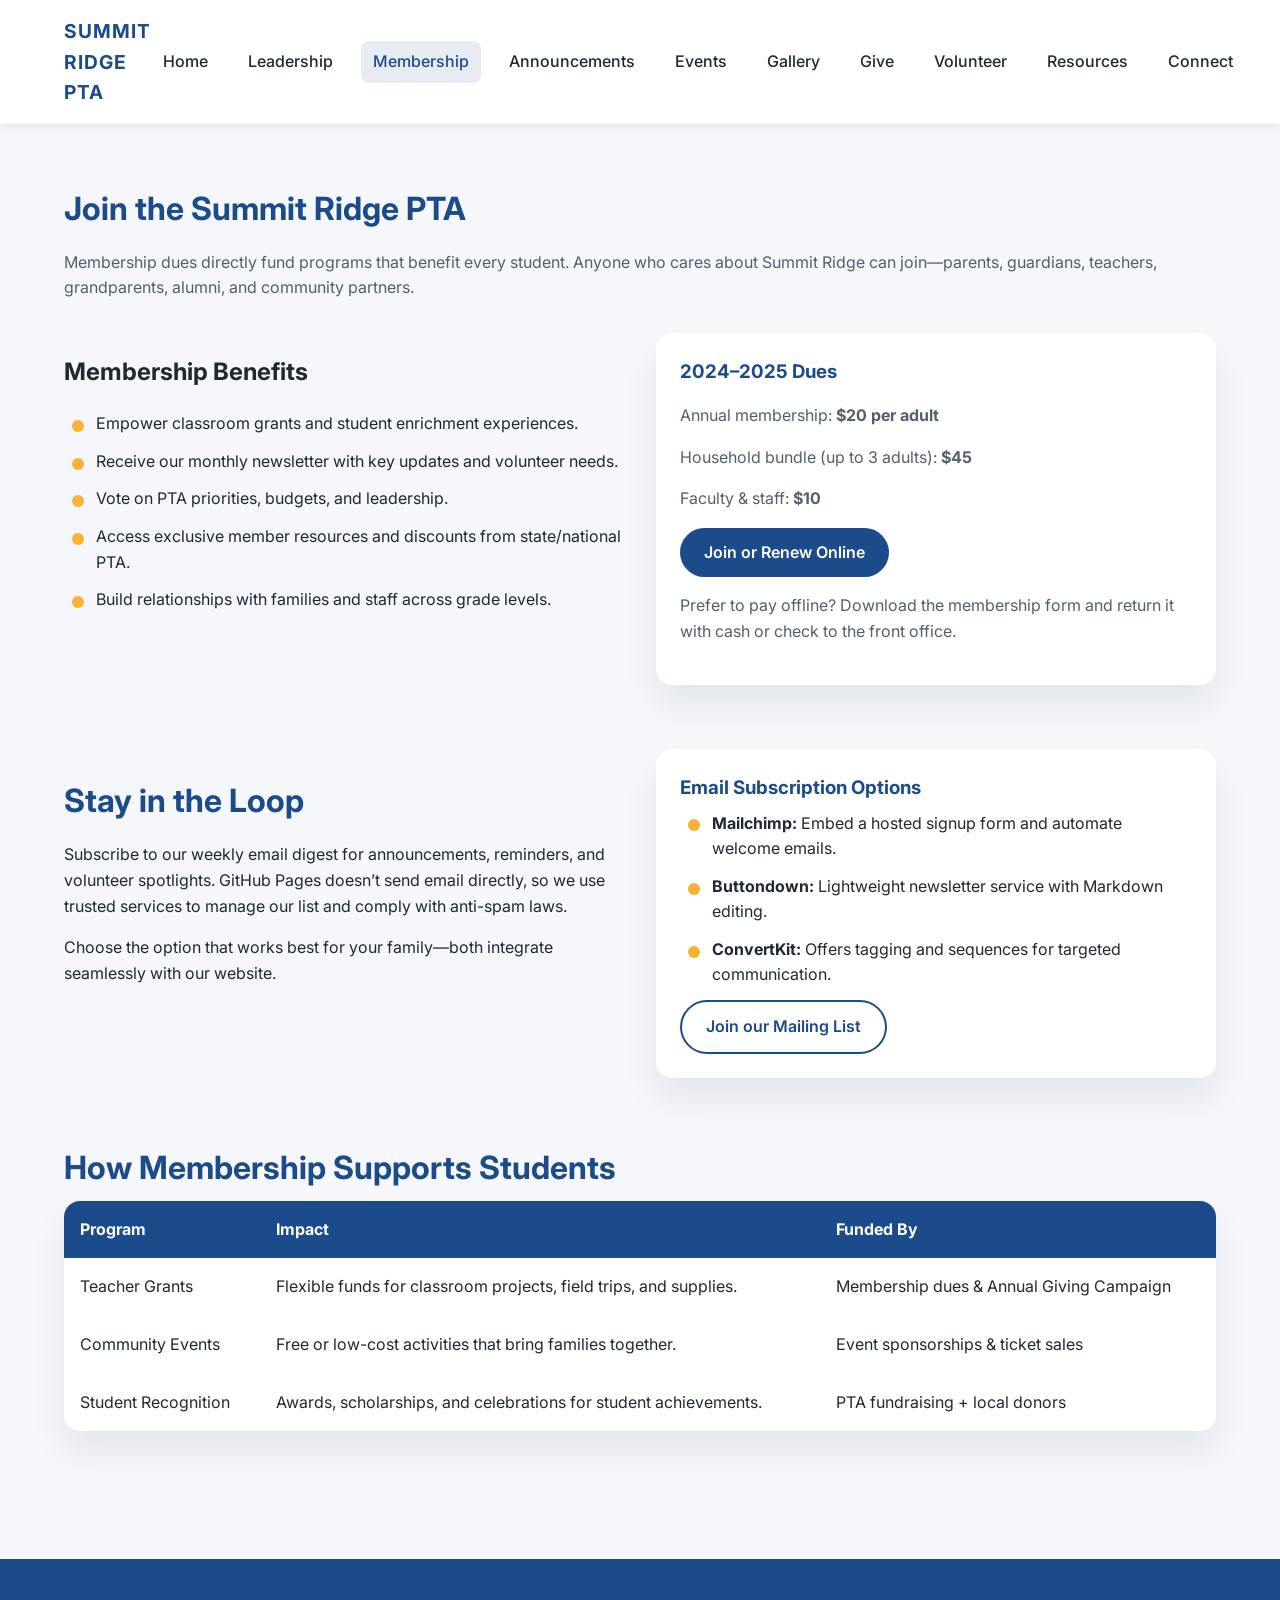
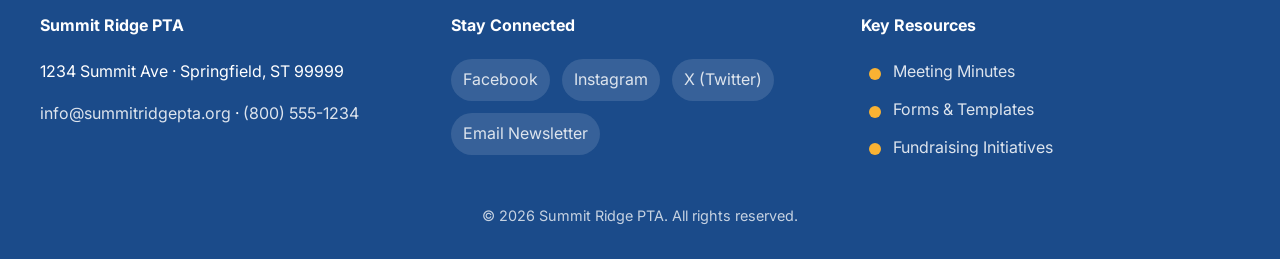
<file: membership.html>
<!DOCTYPE html>
<html lang="en">
  <head>
    <meta charset="utf-8" />
    <meta name="viewport" content="width=device-width, initial-scale=1" />
    <title>Membership | Summit Ridge PTA</title>
    <link rel="stylesheet" href="assets/main.css" />
    <link rel="preconnect" href="https://fonts.googleapis.com" />
    <link rel="preconnect" href="https://fonts.gstatic.com" crossorigin />
    <link
      href="https://fonts.googleapis.com/css2?family=Inter:wght@400;500;600;700&display=swap"
      rel="stylesheet"
    />
  </head>
  <body>
    <header>
      <nav>
        <a href="index.html" class="logo">Summit Ridge PTA</a>
        <button class="nav-toggle" aria-label="Toggle navigation" aria-expanded="false">
          &#9776;
        </button>
        <div class="nav-links">
          <a href="index.html">Home</a>
          <a href="leadership.html">Leadership</a>
          <a class="active" href="membership.html">Membership</a>
          <a href="news.html">Announcements</a>
          <a href="events.html">Events</a>
          <a href="gallery.html">Gallery</a>
          <a href="donate.html">Give</a>
          <a href="volunteer.html">Volunteer</a>
          <a href="documents.html">Resources</a>
          <a href="social.html">Connect</a>
        </div>
      </nav>
    </header>
    <main>
      <section class="section">
        <h1 class="section-title">Join the Summit Ridge PTA</h1>
        <p class="section-subtitle">
          Membership dues directly fund programs that benefit every student. Anyone who cares
          about Summit Ridge can join—parents, guardians, teachers, grandparents, alumni, and
          community partners.
        </p>
        <div class="two-column">
          <div>
            <h2>Membership Benefits</h2>
            <ul class="feature-list">
              <li>Empower classroom grants and student enrichment experiences.</li>
              <li>Receive our monthly newsletter with key updates and volunteer needs.</li>
              <li>Vote on PTA priorities, budgets, and leadership.</li>
              <li>Access exclusive member resources and discounts from state/national PTA.</li>
              <li>Build relationships with families and staff across grade levels.</li>
            </ul>
          </div>
          <div class="card">
            <h3>2024–2025 Dues</h3>
            <p>Annual membership: <strong>$20 per adult</strong></p>
            <p>Household bundle (up to 3 adults): <strong>$45</strong></p>
            <p>Faculty &amp; staff: <strong>$10</strong></p>
            <a class="btn" href="https://givebutter.com/summitpta" target="_blank" rel="noopener"
              >Join or Renew Online</a
            >
            <p>
              Prefer to pay offline? Download the <a href="documents.html#forms">membership form</a>
              and return it with cash or check to the front office.
            </p>
          </div>
        </div>
      </section>

      <section class="section two-column" id="subscribe">
        <div>
          <h2 class="section-title">Stay in the Loop</h2>
          <p>
            Subscribe to our weekly email digest for announcements, reminders, and volunteer
            spotlights. GitHub Pages doesn’t send email directly, so we use trusted services to
            manage our list and comply with anti-spam laws.
          </p>
          <p>
            Choose the option that works best for your family—both integrate seamlessly with our
            website.
          </p>
        </div>
        <div class="card">
          <h3>Email Subscription Options</h3>
          <ul class="feature-list">
            <li>
              <strong>Mailchimp:</strong> Embed a hosted signup form and automate welcome emails.
            </li>
            <li>
              <strong>Buttondown:</strong> Lightweight newsletter service with Markdown editing.
            </li>
            <li>
              <strong>ConvertKit:</strong> Offers tagging and sequences for targeted communication.
            </li>
          </ul>
          <a
            class="btn outline"
            href="https://mailchi.mp/your-list"
            target="_blank"
            rel="noopener"
            >Join our Mailing List</a
          >
        </div>
      </section>

      <section class="section">
        <h2 class="section-title">How Membership Supports Students</h2>
        <table>
          <thead>
            <tr>
              <th>Program</th>
              <th>Impact</th>
              <th>Funded By</th>
            </tr>
          </thead>
          <tbody>
            <tr>
              <td>Teacher Grants</td>
              <td>Flexible funds for classroom projects, field trips, and supplies.</td>
              <td>Membership dues &amp; Annual Giving Campaign</td>
            </tr>
            <tr>
              <td>Community Events</td>
              <td>Free or low-cost activities that bring families together.</td>
              <td>Event sponsorships &amp; ticket sales</td>
            </tr>
            <tr>
              <td>Student Recognition</td>
              <td>Awards, scholarships, and celebrations for student achievements.</td>
              <td>PTA fundraising + local donors</td>
            </tr>
          </tbody>
        </table>
      </section>
    </main>

    <footer>
      <div class="footer-content">
        <div>
          <h4>Summit Ridge PTA</h4>
          <p>1234 Summit Ave · Springfield, ST 99999</p>
          <p>
            <a href="mailto:info@summitridgepta.org">info@summitridgepta.org</a> ·
            <a href="tel:18005551234">(800) 555-1234</a>
          </p>
        </div>
        <div>
          <h4>Stay Connected</h4>
          <div class="social-links">
            <a href="https://facebook.com" target="_blank" rel="noopener">Facebook</a>
            <a href="https://instagram.com" target="_blank" rel="noopener">Instagram</a>
            <a href="https://twitter.com" target="_blank" rel="noopener">X (Twitter)</a>
            <a href="social.html#newsletter">Email Newsletter</a>
          </div>
        </div>
        <div>
          <h4>Key Resources</h4>
          <ul class="feature-list">
            <li><a href="documents.html#minutes">Meeting Minutes</a></li>
            <li><a href="documents.html#forms">Forms &amp; Templates</a></li>
            <li><a href="donate.html">Fundraising Initiatives</a></li>
          </ul>
        </div>
      </div>
      <p class="footer-bottom">© <span id="year"></span> Summit Ridge PTA. All rights reserved.</p>
    </footer>

    <script src="assets/js/main.js"></script>
    <script>
      document.getElementById('year').textContent = new Date().getFullYear();
    </script>
  </body>
</html>
</file>
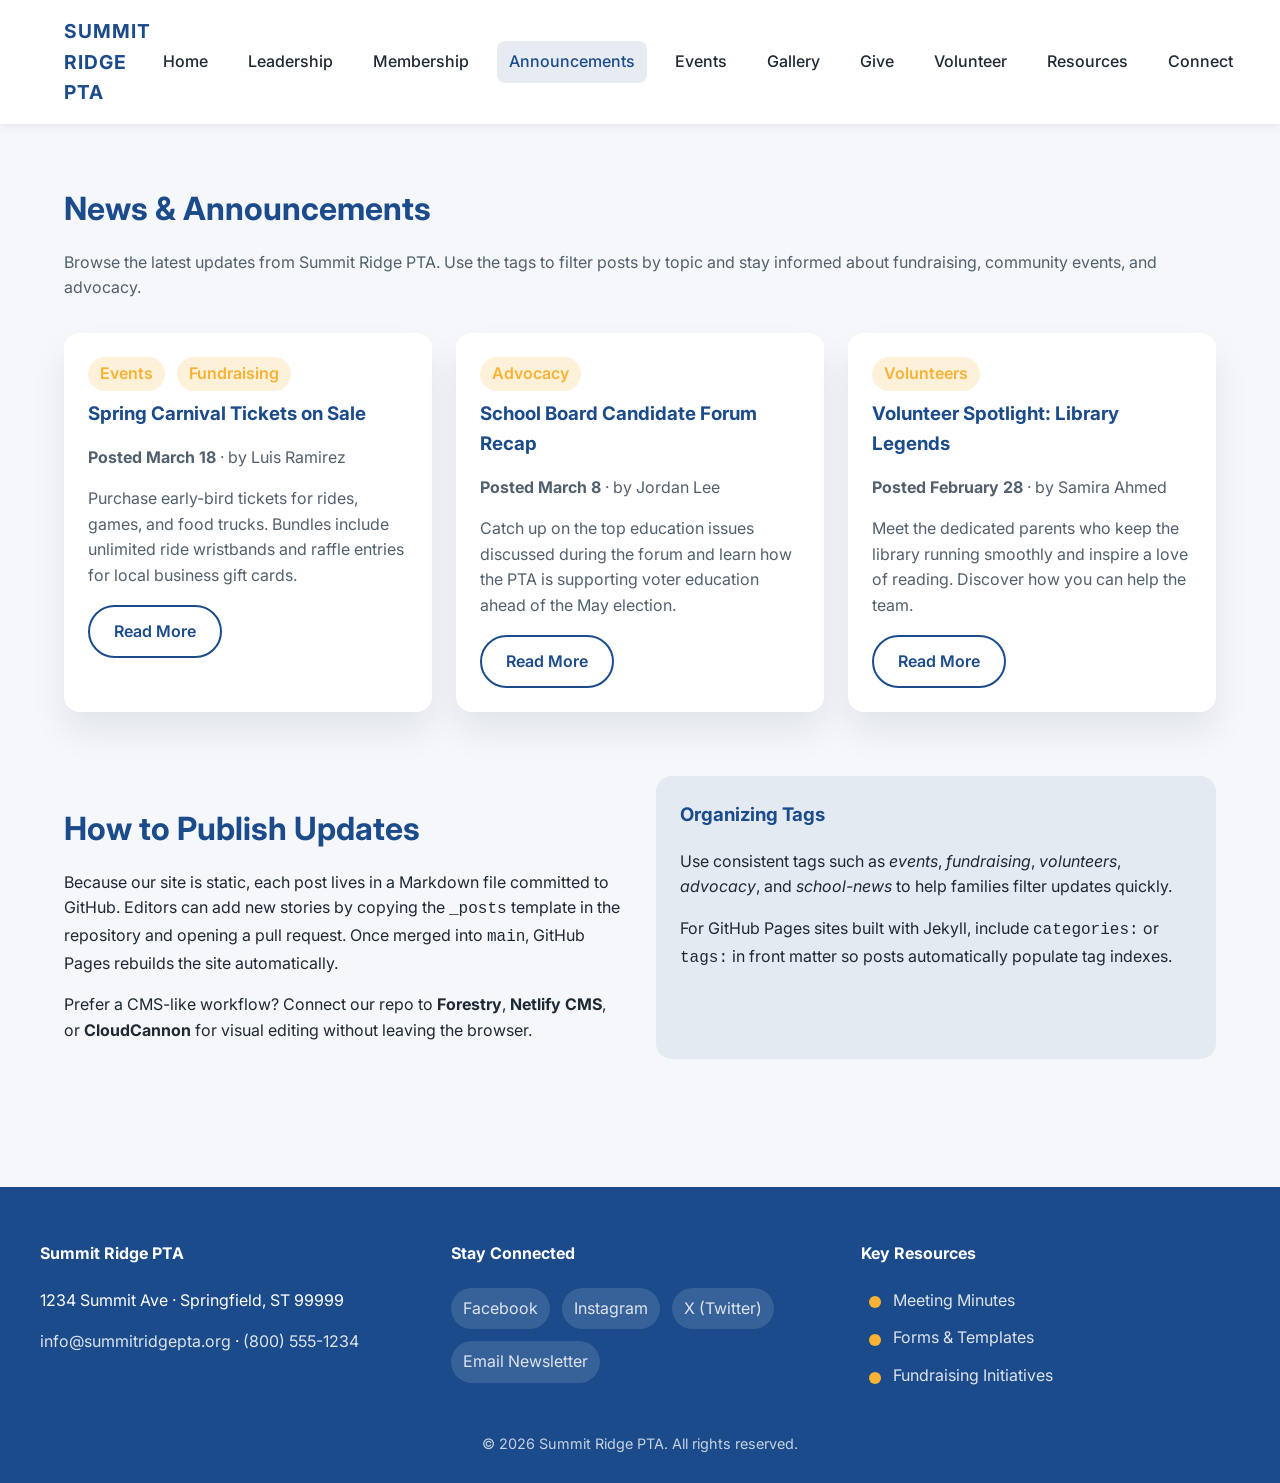
<file: news.html>
<!DOCTYPE html>
<html lang="en">
  <head>
    <meta charset="utf-8" />
    <meta name="viewport" content="width=device-width, initial-scale=1" />
    <title>Announcements &amp; Blog | Summit Ridge PTA</title>
    <link rel="stylesheet" href="assets/main.css" />
    <link rel="preconnect" href="https://fonts.googleapis.com" />
    <link rel="preconnect" href="https://fonts.gstatic.com" crossorigin />
    <link
      href="https://fonts.googleapis.com/css2?family=Inter:wght@400;500;600;700&display=swap"
      rel="stylesheet"
    />
  </head>
  <body>
    <header>
      <nav>
        <a href="index.html" class="logo">Summit Ridge PTA</a>
        <button class="nav-toggle" aria-label="Toggle navigation" aria-expanded="false">
          &#9776;
        </button>
        <div class="nav-links">
          <a href="index.html">Home</a>
          <a href="leadership.html">Leadership</a>
          <a href="membership.html">Membership</a>
          <a class="active" href="news.html">Announcements</a>
          <a href="events.html">Events</a>
          <a href="gallery.html">Gallery</a>
          <a href="donate.html">Give</a>
          <a href="volunteer.html">Volunteer</a>
          <a href="documents.html">Resources</a>
          <a href="social.html">Connect</a>
        </div>
      </nav>
    </header>
    <main>
      <section class="section">
        <h1 class="section-title">News &amp; Announcements</h1>
        <p class="section-subtitle">
          Browse the latest updates from Summit Ridge PTA. Use the tags to filter posts by topic
          and stay informed about fundraising, community events, and advocacy.
        </p>

        <div class="grid cards">
          <article class="card">
            <div>
              <span class="tag">Events</span>
              <span class="tag">Fundraising</span>
            </div>
            <h3>Spring Carnival Tickets on Sale</h3>
            <p><strong>Posted March 18</strong> · by Luis Ramirez</p>
            <p>
              Purchase early-bird tickets for rides, games, and food trucks. Bundles include
              unlimited ride wristbands and raffle entries for local business gift cards.
            </p>
            <a class="btn outline" href="#">Read More</a>
          </article>
          <article class="card">
            <div>
              <span class="tag">Advocacy</span>
            </div>
            <h3>School Board Candidate Forum Recap</h3>
            <p><strong>Posted March 8</strong> · by Jordan Lee</p>
            <p>
              Catch up on the top education issues discussed during the forum and learn how the
              PTA is supporting voter education ahead of the May election.
            </p>
            <a class="btn outline" href="#">Read More</a>
          </article>
          <article class="card">
            <div>
              <span class="tag">Volunteers</span>
            </div>
            <h3>Volunteer Spotlight: Library Legends</h3>
            <p><strong>Posted February 28</strong> · by Samira Ahmed</p>
            <p>
              Meet the dedicated parents who keep the library running smoothly and inspire a love
              of reading. Discover how you can help the team.
            </p>
            <a class="btn outline" href="#">Read More</a>
          </article>
        </div>
      </section>

      <section class="section two-column">
        <div>
          <h2 class="section-title">How to Publish Updates</h2>
          <p>
            Because our site is static, each post lives in a Markdown file committed to GitHub.
            Editors can add new stories by copying the <code>_posts</code> template in the
            repository and opening a pull request. Once merged into <code>main</code>, GitHub Pages
            rebuilds the site automatically.
          </p>
          <p>
            Prefer a CMS-like workflow? Connect our repo to <strong>Forestry</strong>,
            <strong>Netlify CMS</strong>, or <strong>CloudCannon</strong> for visual editing without
            leaving the browser.
          </p>
        </div>
        <div class="callout">
          <h3>Organizing Tags</h3>
          <p>
            Use consistent tags such as <em>events</em>, <em>fundraising</em>, <em>volunteers</em>,
            <em>advocacy</em>, and <em>school-news</em> to help families filter updates quickly.
          </p>
          <p>
            For GitHub Pages sites built with Jekyll, include <code>categories:</code> or
            <code>tags:</code> in front matter so posts automatically populate tag indexes.
          </p>
        </div>
      </section>
    </main>

    <footer>
      <div class="footer-content">
        <div>
          <h4>Summit Ridge PTA</h4>
          <p>1234 Summit Ave · Springfield, ST 99999</p>
          <p>
            <a href="mailto:info@summitridgepta.org">info@summitridgepta.org</a> ·
            <a href="tel:18005551234">(800) 555-1234</a>
          </p>
        </div>
        <div>
          <h4>Stay Connected</h4>
          <div class="social-links">
            <a href="https://facebook.com" target="_blank" rel="noopener">Facebook</a>
            <a href="https://instagram.com" target="_blank" rel="noopener">Instagram</a>
            <a href="https://twitter.com" target="_blank" rel="noopener">X (Twitter)</a>
            <a href="social.html#newsletter">Email Newsletter</a>
          </div>
        </div>
        <div>
          <h4>Key Resources</h4>
          <ul class="feature-list">
            <li><a href="documents.html#minutes">Meeting Minutes</a></li>
            <li><a href="documents.html#forms">Forms &amp; Templates</a></li>
            <li><a href="donate.html">Fundraising Initiatives</a></li>
          </ul>
        </div>
      </div>
      <p class="footer-bottom">© <span id="year"></span> Summit Ridge PTA. All rights reserved.</p>
    </footer>

    <script src="assets/js/main.js"></script>
    <script>
      document.getElementById('year').textContent = new Date().getFullYear();
    </script>
  </body>
</html>
</file>
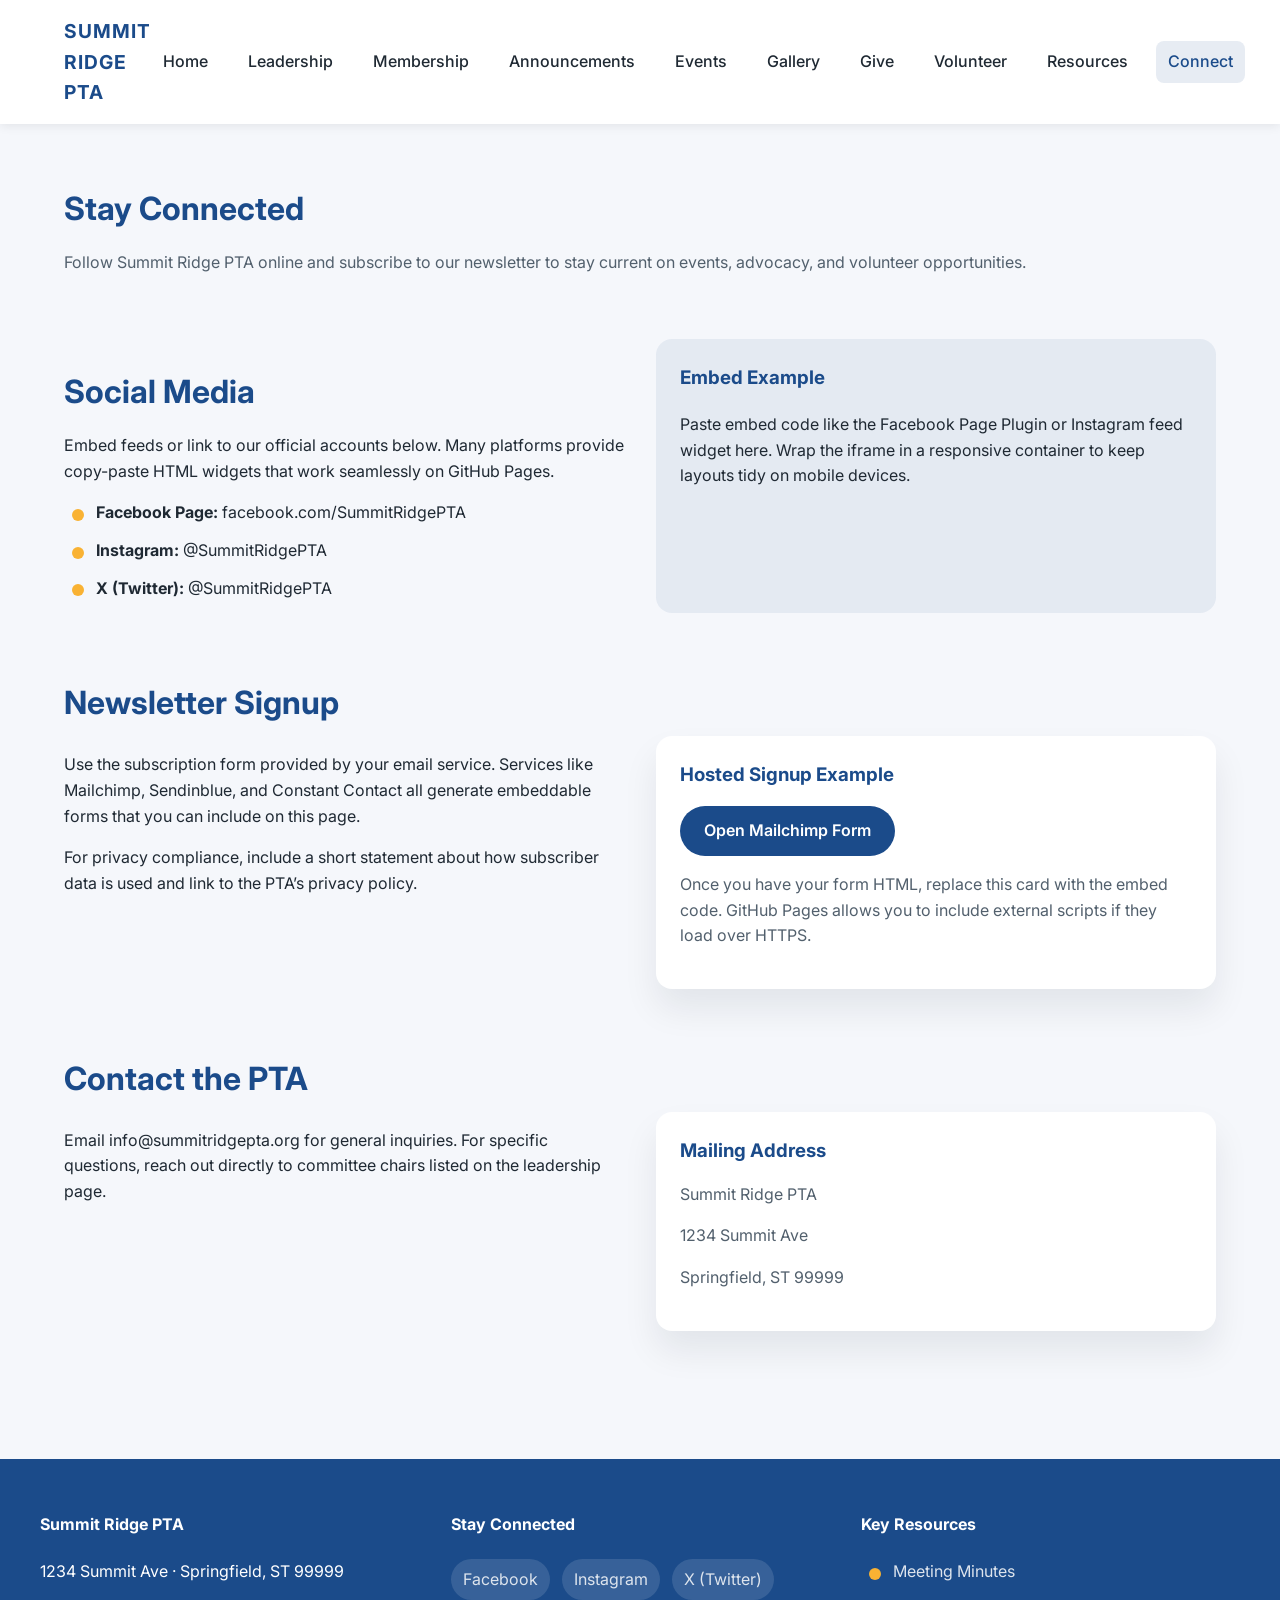
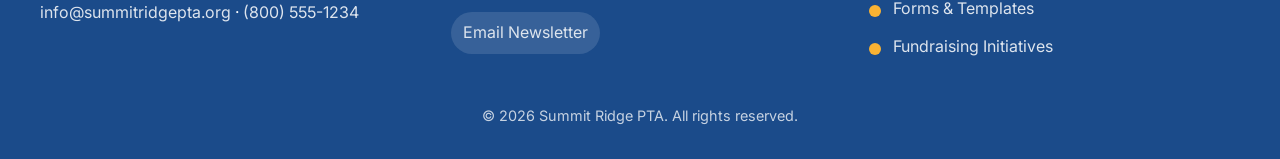
<file: social.html>
<!DOCTYPE html>
<html lang="en">
  <head>
    <meta charset="utf-8" />
    <meta name="viewport" content="width=device-width, initial-scale=1" />
    <title>Stay Connected | Summit Ridge PTA</title>
    <link rel="stylesheet" href="assets/main.css" />
    <link rel="preconnect" href="https://fonts.googleapis.com" />
    <link rel="preconnect" href="https://fonts.gstatic.com" crossorigin />
    <link
      href="https://fonts.googleapis.com/css2?family=Inter:wght@400;500;600;700&display=swap"
      rel="stylesheet"
    />
  </head>
  <body>
    <header>
      <nav>
        <a href="index.html" class="logo">Summit Ridge PTA</a>
        <button class="nav-toggle" aria-label="Toggle navigation" aria-expanded="false">
          &#9776;
        </button>
        <div class="nav-links">
          <a href="index.html">Home</a>
          <a href="leadership.html">Leadership</a>
          <a href="membership.html">Membership</a>
          <a href="news.html">Announcements</a>
          <a href="events.html">Events</a>
          <a href="gallery.html">Gallery</a>
          <a href="donate.html">Give</a>
          <a href="volunteer.html">Volunteer</a>
          <a href="documents.html">Resources</a>
          <a class="active" href="social.html">Connect</a>
        </div>
      </nav>
    </header>
    <main>
      <section class="section">
        <h1 class="section-title">Stay Connected</h1>
        <p class="section-subtitle">
          Follow Summit Ridge PTA online and subscribe to our newsletter to stay current on events,
          advocacy, and volunteer opportunities.
        </p>
      </section>

      <section class="section two-column">
        <div>
          <h2 class="section-title">Social Media</h2>
          <p>
            Embed feeds or link to our official accounts below. Many platforms provide copy-paste
            HTML widgets that work seamlessly on GitHub Pages.
          </p>
          <ul class="feature-list">
            <li>
              <strong>Facebook Page:</strong> <a href="https://facebook.com" target="_blank" rel="noopener">facebook.com/SummitRidgePTA</a>
            </li>
            <li>
              <strong>Instagram:</strong> <a href="https://instagram.com" target="_blank" rel="noopener">@SummitRidgePTA</a>
            </li>
            <li>
              <strong>X (Twitter):</strong> <a href="https://twitter.com" target="_blank" rel="noopener">@SummitRidgePTA</a>
            </li>
          </ul>
        </div>
        <div class="callout">
          <h3>Embed Example</h3>
          <p>
            Paste embed code like the Facebook Page Plugin or Instagram feed widget here. Wrap the
            iframe in a responsive container to keep layouts tidy on mobile devices.
          </p>
        </div>
      </section>

      <section class="section" id="newsletter">
        <h2 class="section-title">Newsletter Signup</h2>
        <div class="two-column">
          <div>
            <p>
              Use the subscription form provided by your email service. Services like Mailchimp,
              Sendinblue, and Constant Contact all generate embeddable forms that you can include on
              this page.
            </p>
            <p>
              For privacy compliance, include a short statement about how subscriber data is used and
              link to the PTA’s privacy policy.
            </p>
          </div>
          <div class="card">
            <h3>Hosted Signup Example</h3>
            <p>
              <a class="btn" href="https://mailchi.mp/your-list" target="_blank" rel="noopener"
                >Open Mailchimp Form</a
              >
            </p>
            <p>
              Once you have your form HTML, replace this card with the embed code. GitHub Pages
              allows you to include external scripts if they load over HTTPS.
            </p>
          </div>
        </div>
      </section>

      <section class="section">
        <h2 class="section-title">Contact the PTA</h2>
        <div class="two-column">
          <div>
            <p>
              Email <a href="mailto:info@summitridgepta.org">info@summitridgepta.org</a> for general
              inquiries. For specific questions, reach out directly to committee chairs listed on the
              <a href="leadership.html">leadership page</a>.
            </p>
          </div>
          <div class="card">
            <h3>Mailing Address</h3>
            <p>Summit Ridge PTA</p>
            <p>1234 Summit Ave</p>
            <p>Springfield, ST 99999</p>
          </div>
        </div>
      </section>
    </main>

    <footer>
      <div class="footer-content">
        <div>
          <h4>Summit Ridge PTA</h4>
          <p>1234 Summit Ave · Springfield, ST 99999</p>
          <p>
            <a href="mailto:info@summitridgepta.org">info@summitridgepta.org</a> ·
            <a href="tel:18005551234">(800) 555-1234</a>
          </p>
        </div>
        <div>
          <h4>Stay Connected</h4>
          <div class="social-links">
            <a href="https://facebook.com" target="_blank" rel="noopener">Facebook</a>
            <a href="https://instagram.com" target="_blank" rel="noopener">Instagram</a>
            <a href="https://twitter.com" target="_blank" rel="noopener">X (Twitter)</a>
            <a href="#newsletter">Email Newsletter</a>
          </div>
        </div>
        <div>
          <h4>Key Resources</h4>
          <ul class="feature-list">
            <li><a href="documents.html#minutes">Meeting Minutes</a></li>
            <li><a href="documents.html#forms">Forms &amp; Templates</a></li>
            <li><a href="donate.html">Fundraising Initiatives</a></li>
          </ul>
        </div>
      </div>
      <p class="footer-bottom">© <span id="year"></span> Summit Ridge PTA. All rights reserved.</p>
    </footer>

    <script src="assets/js/main.js"></script>
    <script>
      document.getElementById('year').textContent = new Date().getFullYear();
    </script>
  </body>
</html>
</file>
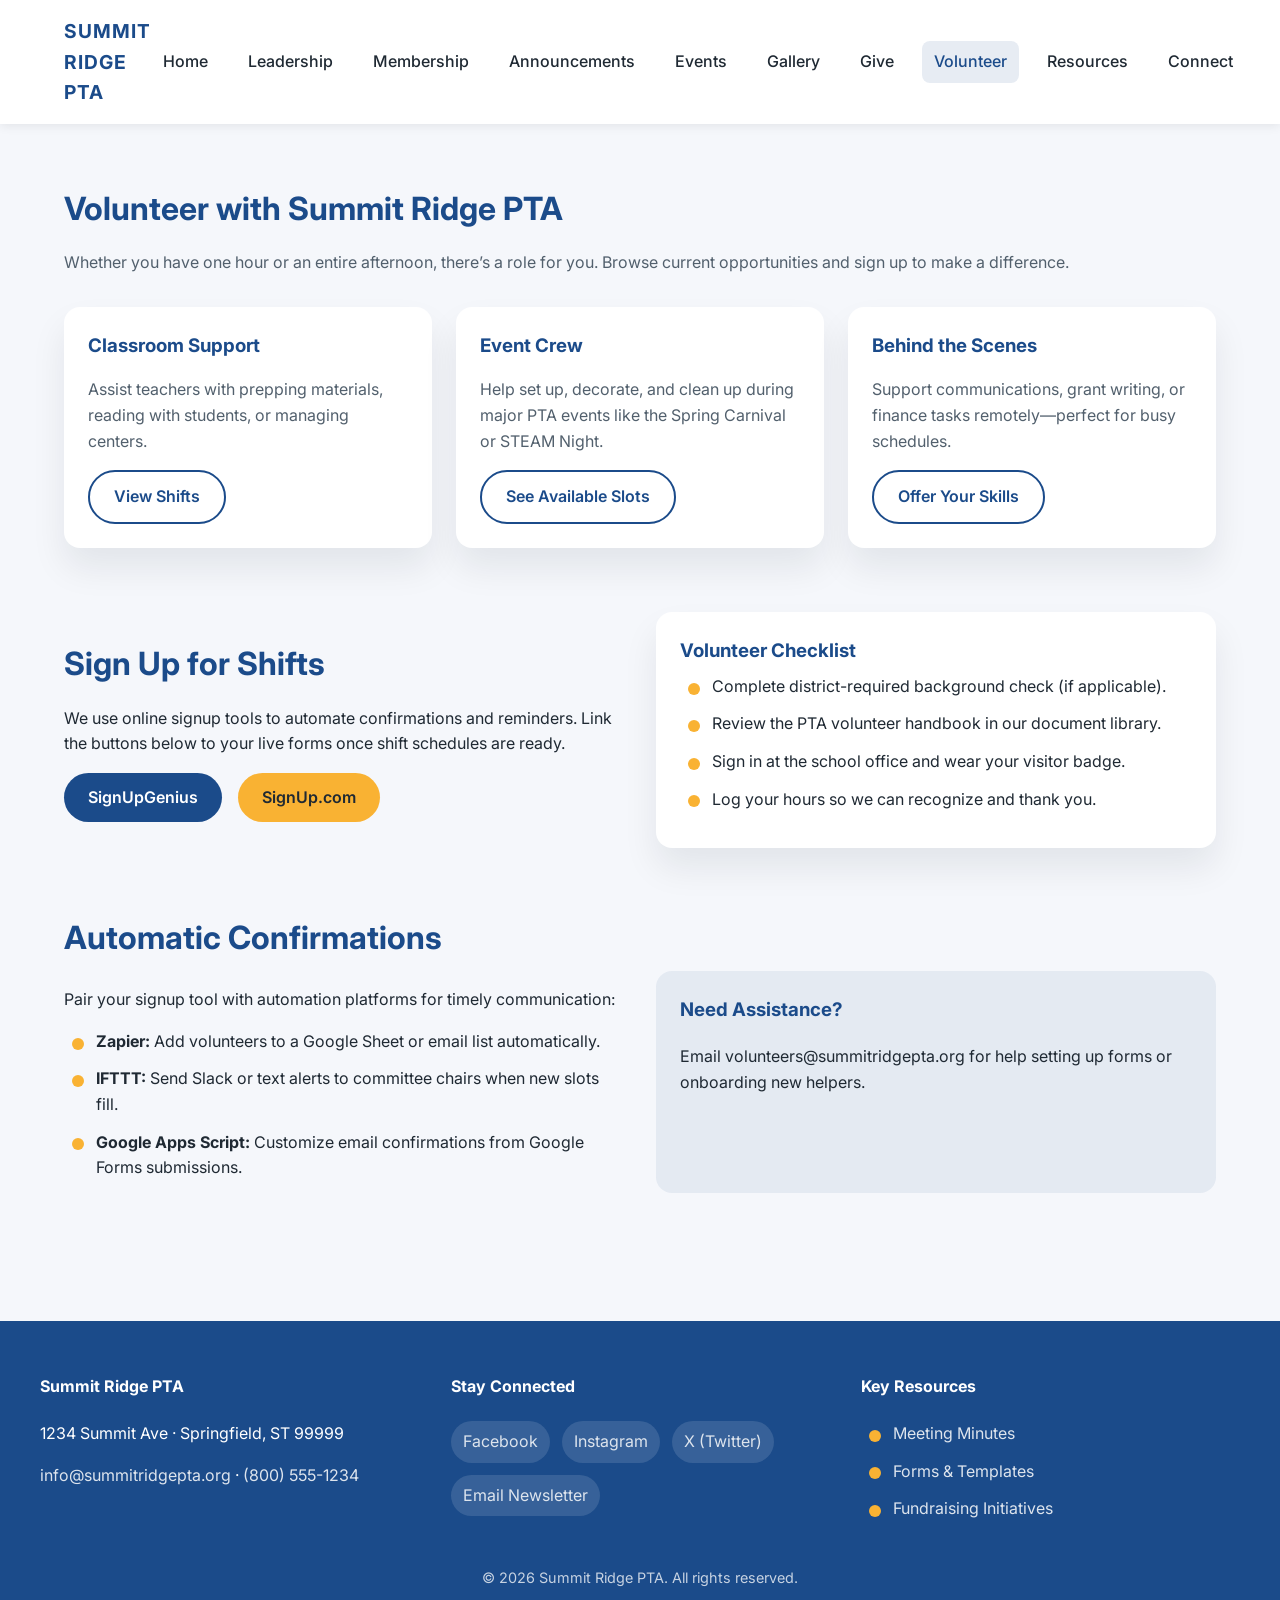
<file: volunteer.html>
<!DOCTYPE html>
<html lang="en">
  <head>
    <meta charset="utf-8" />
    <meta name="viewport" content="width=device-width, initial-scale=1" />
    <title>Volunteer Opportunities | Summit Ridge PTA</title>
    <link rel="stylesheet" href="assets/main.css" />
    <link rel="preconnect" href="https://fonts.googleapis.com" />
    <link rel="preconnect" href="https://fonts.gstatic.com" crossorigin />
    <link
      href="https://fonts.googleapis.com/css2?family=Inter:wght@400;500;600;700&display=swap"
      rel="stylesheet"
    />
  </head>
  <body>
    <header>
      <nav>
        <a href="index.html" class="logo">Summit Ridge PTA</a>
        <button class="nav-toggle" aria-label="Toggle navigation" aria-expanded="false">
          &#9776;
        </button>
        <div class="nav-links">
          <a href="index.html">Home</a>
          <a href="leadership.html">Leadership</a>
          <a href="membership.html">Membership</a>
          <a href="news.html">Announcements</a>
          <a href="events.html">Events</a>
          <a href="gallery.html">Gallery</a>
          <a href="donate.html">Give</a>
          <a class="active" href="volunteer.html">Volunteer</a>
          <a href="documents.html">Resources</a>
          <a href="social.html">Connect</a>
        </div>
      </nav>
    </header>
    <main>
      <section class="section">
        <h1 class="section-title">Volunteer with Summit Ridge PTA</h1>
        <p class="section-subtitle">
          Whether you have one hour or an entire afternoon, there’s a role for you. Browse current
          opportunities and sign up to make a difference.
        </p>

        <div class="grid cards">
          <article class="card">
            <h3>Classroom Support</h3>
            <p>
              Assist teachers with prepping materials, reading with students, or managing centers.
            </p>
            <a class="btn outline" href="#signup">View Shifts</a>
          </article>
          <article class="card">
            <h3>Event Crew</h3>
            <p>
              Help set up, decorate, and clean up during major PTA events like the Spring Carnival or
              STEAM Night.
            </p>
            <a class="btn outline" href="#signup">See Available Slots</a>
          </article>
          <article class="card">
            <h3>Behind the Scenes</h3>
            <p>
              Support communications, grant writing, or finance tasks remotely—perfect for busy
              schedules.
            </p>
            <a class="btn outline" href="#signup">Offer Your Skills</a>
          </article>
        </div>
      </section>

      <section class="section two-column" id="signup">
        <div>
          <h2 class="section-title">Sign Up for Shifts</h2>
          <p>
            We use online signup tools to automate confirmations and reminders. Link the buttons
            below to your live forms once shift schedules are ready.
          </p>
          <div class="cta-group">
            <a class="btn" href="https://www.signupgenius.com" target="_blank" rel="noopener"
              >SignUpGenius</a
            >
            <a class="btn secondary" href="https://volunteerspot.com" target="_blank" rel="noopener"
              >SignUp.com</a
            >
          </div>
        </div>
        <div class="card">
          <h3>Volunteer Checklist</h3>
          <ul class="feature-list">
            <li>Complete district-required background check (if applicable).</li>
            <li>Review the PTA volunteer handbook in our document library.</li>
            <li>Sign in at the school office and wear your visitor badge.</li>
            <li>Log your hours so we can recognize and thank you.</li>
          </ul>
        </div>
      </section>

      <section class="section">
        <h2 class="section-title">Automatic Confirmations</h2>
        <div class="two-column">
          <div>
            <p>
              Pair your signup tool with automation platforms for timely communication:
            </p>
            <ul class="feature-list">
              <li><strong>Zapier:</strong> Add volunteers to a Google Sheet or email list automatically.</li>
              <li><strong>IFTTT:</strong> Send Slack or text alerts to committee chairs when new slots fill.</li>
              <li>
                <strong>Google Apps Script:</strong> Customize email confirmations from Google Forms
                submissions.
              </li>
            </ul>
          </div>
          <div class="callout">
            <h3>Need Assistance?</h3>
            <p>
              Email <a href="mailto:volunteers@summitridgepta.org">volunteers@summitridgepta.org</a>
              for help setting up forms or onboarding new helpers.
            </p>
          </div>
        </div>
      </section>
    </main>

    <footer>
      <div class="footer-content">
        <div>
          <h4>Summit Ridge PTA</h4>
          <p>1234 Summit Ave · Springfield, ST 99999</p>
          <p>
            <a href="mailto:info@summitridgepta.org">info@summitridgepta.org</a> ·
            <a href="tel:18005551234">(800) 555-1234</a>
          </p>
        </div>
        <div>
          <h4>Stay Connected</h4>
          <div class="social-links">
            <a href="https://facebook.com" target="_blank" rel="noopener">Facebook</a>
            <a href="https://instagram.com" target="_blank" rel="noopener">Instagram</a>
            <a href="https://twitter.com" target="_blank" rel="noopener">X (Twitter)</a>
            <a href="social.html#newsletter">Email Newsletter</a>
          </div>
        </div>
        <div>
          <h4>Key Resources</h4>
          <ul class="feature-list">
            <li><a href="documents.html#minutes">Meeting Minutes</a></li>
            <li><a href="documents.html#forms">Forms &amp; Templates</a></li>
            <li><a href="donate.html">Fundraising Initiatives</a></li>
          </ul>
        </div>
      </div>
      <p class="footer-bottom">© <span id="year"></span> Summit Ridge PTA. All rights reserved.</p>
    </footer>

    <script src="assets/js/main.js"></script>
    <script>
      document.getElementById('year').textContent = new Date().getFullYear();
    </script>
  </body>
</html>
</file>
<file: assets/main.css>
:root {
  --primary: #1b4b8a;
  --primary-light: #3f77c1;
  --secondary: #f9b233;
  --text: #1f2933;
  --muted: #52606d;
  --bg: #f5f7fb;
  --white: #ffffff;
  --max-width: 1200px;
  font-size: 16px;
}

* {
  box-sizing: border-box;
}

html,
body {
  margin: 0;
  padding: 0;
  font-family: "Inter", "Segoe UI", Roboto, sans-serif;
  color: var(--text);
  background-color: var(--bg);
  line-height: 1.6;
}

a {
  color: inherit;
  text-decoration: none;
}

a:hover,
a:focus {
  color: var(--primary-light);
}

header {
  background: var(--white);
  box-shadow: 0 2px 10px rgba(0, 0, 0, 0.08);
  position: sticky;
  top: 0;
  z-index: 1000;
}

nav {
  max-width: var(--max-width);
  margin: 0 auto;
  display: flex;
  align-items: center;
  justify-content: space-between;
  padding: 1rem 1.5rem;
}

.logo {
  font-size: 1.2rem;
  font-weight: 700;
  color: var(--primary);
  letter-spacing: 0.05em;
  text-transform: uppercase;
}

.nav-links {
  display: flex;
  gap: 1rem;
  align-items: center;
}

.nav-links a {
  padding: 0.5rem 0.75rem;
  border-radius: 0.5rem;
  transition: background 0.2s ease, color 0.2s ease;
  font-weight: 500;
}

.nav-links a:hover,
.nav-links a:focus,
.nav-links a.active {
  background: rgba(27, 75, 138, 0.1);
  color: var(--primary);
}

.nav-toggle {
  display: none;
  background: none;
  border: none;
  font-size: 1.75rem;
  cursor: pointer;
  color: var(--primary);
}

main {
  max-width: var(--max-width);
  margin: 0 auto;
  padding: 2rem 1.5rem 4rem;
}

.hero {
  display: grid;
  grid-template-columns: repeat(auto-fit, minmax(260px, 1fr));
  gap: 2rem;
  align-items: center;
  padding: 3rem 0;
}

.hero-content h1 {
  font-size: clamp(2.5rem, 5vw, 3.25rem);
  margin-bottom: 1rem;
  color: var(--primary);
}

.hero-content p {
  max-width: 520px;
  margin-bottom: 1.5rem;
  color: var(--muted);
  font-size: 1.1rem;
}

.cta-group {
  display: flex;
  flex-wrap: wrap;
  gap: 1rem;
}

.btn {
  display: inline-flex;
  align-items: center;
  justify-content: center;
  padding: 0.75rem 1.5rem;
  border-radius: 999px;
  border: none;
  background: var(--primary);
  color: var(--white);
  font-weight: 600;
  cursor: pointer;
  transition: transform 0.2s ease, box-shadow 0.2s ease;
}

.btn.secondary {
  background: var(--secondary);
  color: var(--text);
}

.btn:hover,
.btn:focus {
  transform: translateY(-2px);
  box-shadow: 0 10px 20px rgba(27, 75, 138, 0.2);
}

.btn.outline {
  background: transparent;
  color: var(--primary);
  border: 2px solid var(--primary);
}

.section-title {
  font-size: 2rem;
  margin-bottom: 0.5rem;
  color: var(--primary);
}

.section-subtitle {
  color: var(--muted);
  margin-bottom: 2rem;
}

.grid {
  display: grid;
  gap: 1.5rem;
}

.grid.cards {
  grid-template-columns: repeat(auto-fit, minmax(240px, 1fr));
}

.card {
  background: var(--white);
  border-radius: 1rem;
  padding: 1.5rem;
  box-shadow: 0 20px 35px rgba(15, 23, 42, 0.08);
  transition: transform 0.2s ease, box-shadow 0.2s ease;
}

.card:hover,
.card:focus-within {
  transform: translateY(-4px);
  box-shadow: 0 30px 40px rgba(15, 23, 42, 0.12);
}

.card h3 {
  margin-top: 0;
  margin-bottom: 0.5rem;
  color: var(--primary);
}

.card p {
  margin-bottom: 1rem;
  color: var(--muted);
}

.icon-bullet {
  display: flex;
  align-items: center;
  gap: 0.75rem;
  margin-bottom: 0.75rem;
}

.icon-bullet span {
  background: rgba(27, 75, 138, 0.12);
  color: var(--primary);
  display: inline-flex;
  align-items: center;
  justify-content: center;
  width: 2.2rem;
  height: 2.2rem;
  border-radius: 0.75rem;
  font-weight: 600;
}

.feature-list {
  list-style: none;
  padding: 0;
  margin: 0;
}

.feature-list li {
  padding-left: 2rem;
  position: relative;
  margin-bottom: 0.75rem;
}

.feature-list li::before {
  content: "";
  position: absolute;
  width: 0.75rem;
  height: 0.75rem;
  border-radius: 999px;
  background: var(--secondary);
  left: 0.5rem;
  top: 0.55rem;
}

.section {
  margin-bottom: 4rem;
}

.two-column {
  display: grid;
  grid-template-columns: repeat(auto-fit, minmax(280px, 1fr));
  gap: 2rem;
}

.tag {
  display: inline-block;
  background: rgba(249, 178, 51, 0.18);
  color: var(--secondary);
  padding: 0.25rem 0.75rem;
  border-radius: 999px;
  font-weight: 600;
  margin-right: 0.5rem;
  margin-bottom: 0.5rem;
}

table {
  width: 100%;
  border-collapse: collapse;
  background: var(--white);
  border-radius: 1rem;
  overflow: hidden;
  box-shadow: 0 20px 35px rgba(15, 23, 42, 0.08);
}

table thead {
  background: var(--primary);
  color: var(--white);
}

table th,
table td {
  padding: 1rem;
  text-align: left;
}

.gallery-grid {
  display: grid;
  grid-template-columns: repeat(auto-fit, minmax(200px, 1fr));
  gap: 1rem;
}

.gallery-grid img {
  width: 100%;
  height: 200px;
  object-fit: cover;
  border-radius: 0.75rem;
  box-shadow: 0 10px 20px rgba(15, 23, 42, 0.1);
}

blockquote {
  margin: 0;
  padding: 1.5rem;
  background: rgba(27, 75, 138, 0.08);
  border-left: 4px solid var(--primary);
  border-radius: 0.75rem;
  font-style: italic;
}

footer {
  background: var(--primary);
  color: var(--white);
  padding: 2rem 1.5rem;
}

footer .footer-content {
  max-width: var(--max-width);
  margin: 0 auto;
  display: grid;
  grid-template-columns: repeat(auto-fit, minmax(220px, 1fr));
  gap: 2rem;
}

footer a {
  color: var(--white);
  opacity: 0.85;
}

footer a:hover,
footer a:focus {
  opacity: 1;
}

.footer-bottom {
  max-width: var(--max-width);
  margin: 2rem auto 0;
  text-align: center;
  font-size: 0.9rem;
  opacity: 0.75;
}

.social-links {
  display: flex;
  flex-wrap: wrap;
  gap: 0.75rem;
}

.social-links a {
  background: rgba(255, 255, 255, 0.15);
  padding: 0.5rem 0.75rem;
  border-radius: 999px;
  display: inline-flex;
  align-items: center;
  gap: 0.5rem;
}

.callout {
  background: rgba(27, 75, 138, 0.08);
  border-radius: 1rem;
  padding: 1.5rem;
}

.callout h3 {
  margin-top: 0;
  color: var(--primary);
}

@media (max-width: 768px) {
  .nav-links {
    position: fixed;
    inset: 0;
    top: 72px;
    background: rgba(255, 255, 255, 0.98);
    flex-direction: column;
    align-items: flex-start;
    padding: 2rem;
    gap: 1.5rem;
    transform: translateX(100%);
    transition: transform 0.3s ease;
  }

  .nav-links.open {
    transform: translateX(0);
  }

  .nav-toggle {
    display: block;
  }

  main {
    padding-top: 1rem;
  }

  .cta-group {
    flex-direction: column;
    align-items: stretch;
  }
}

@media (prefers-reduced-motion: reduce) {
  * {
    transition: none !important;
    animation-duration: 0.01ms !important;
    animation-iteration-count: 1 !important;
  }
}
</file>
